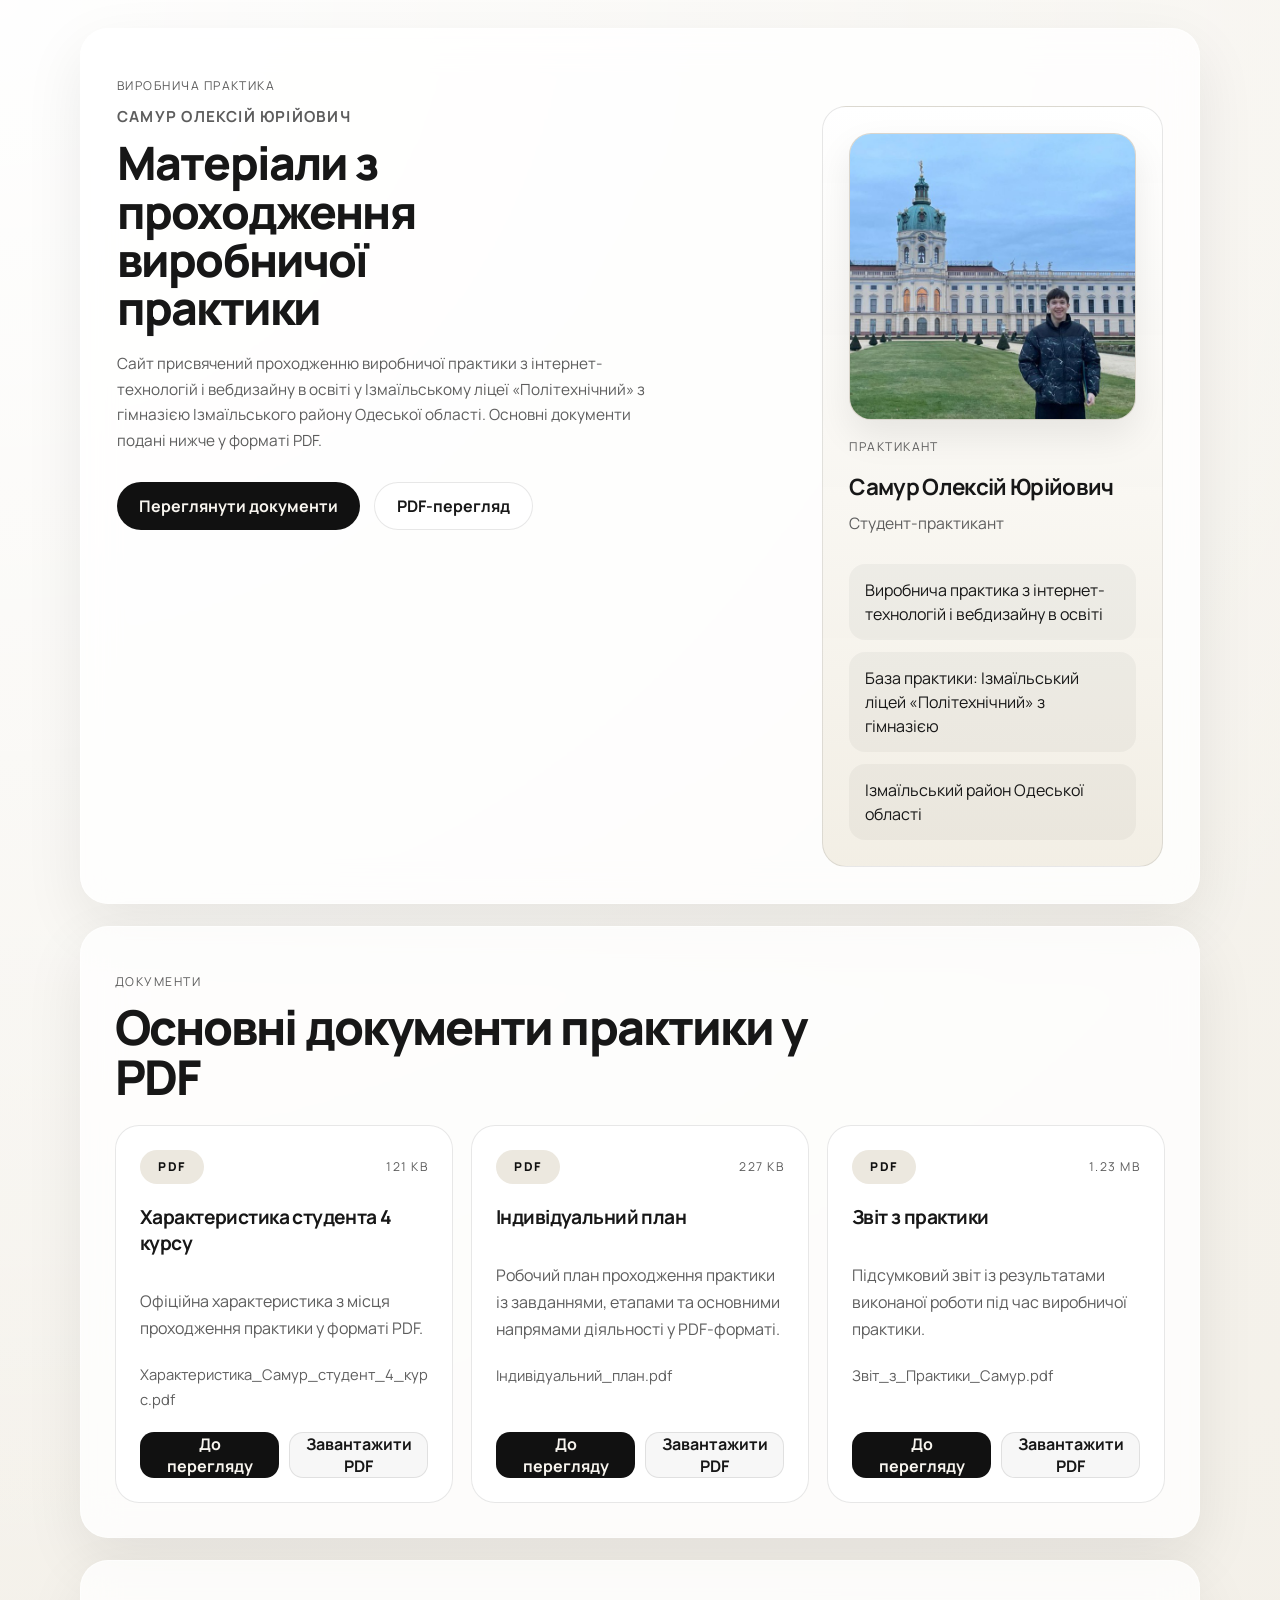
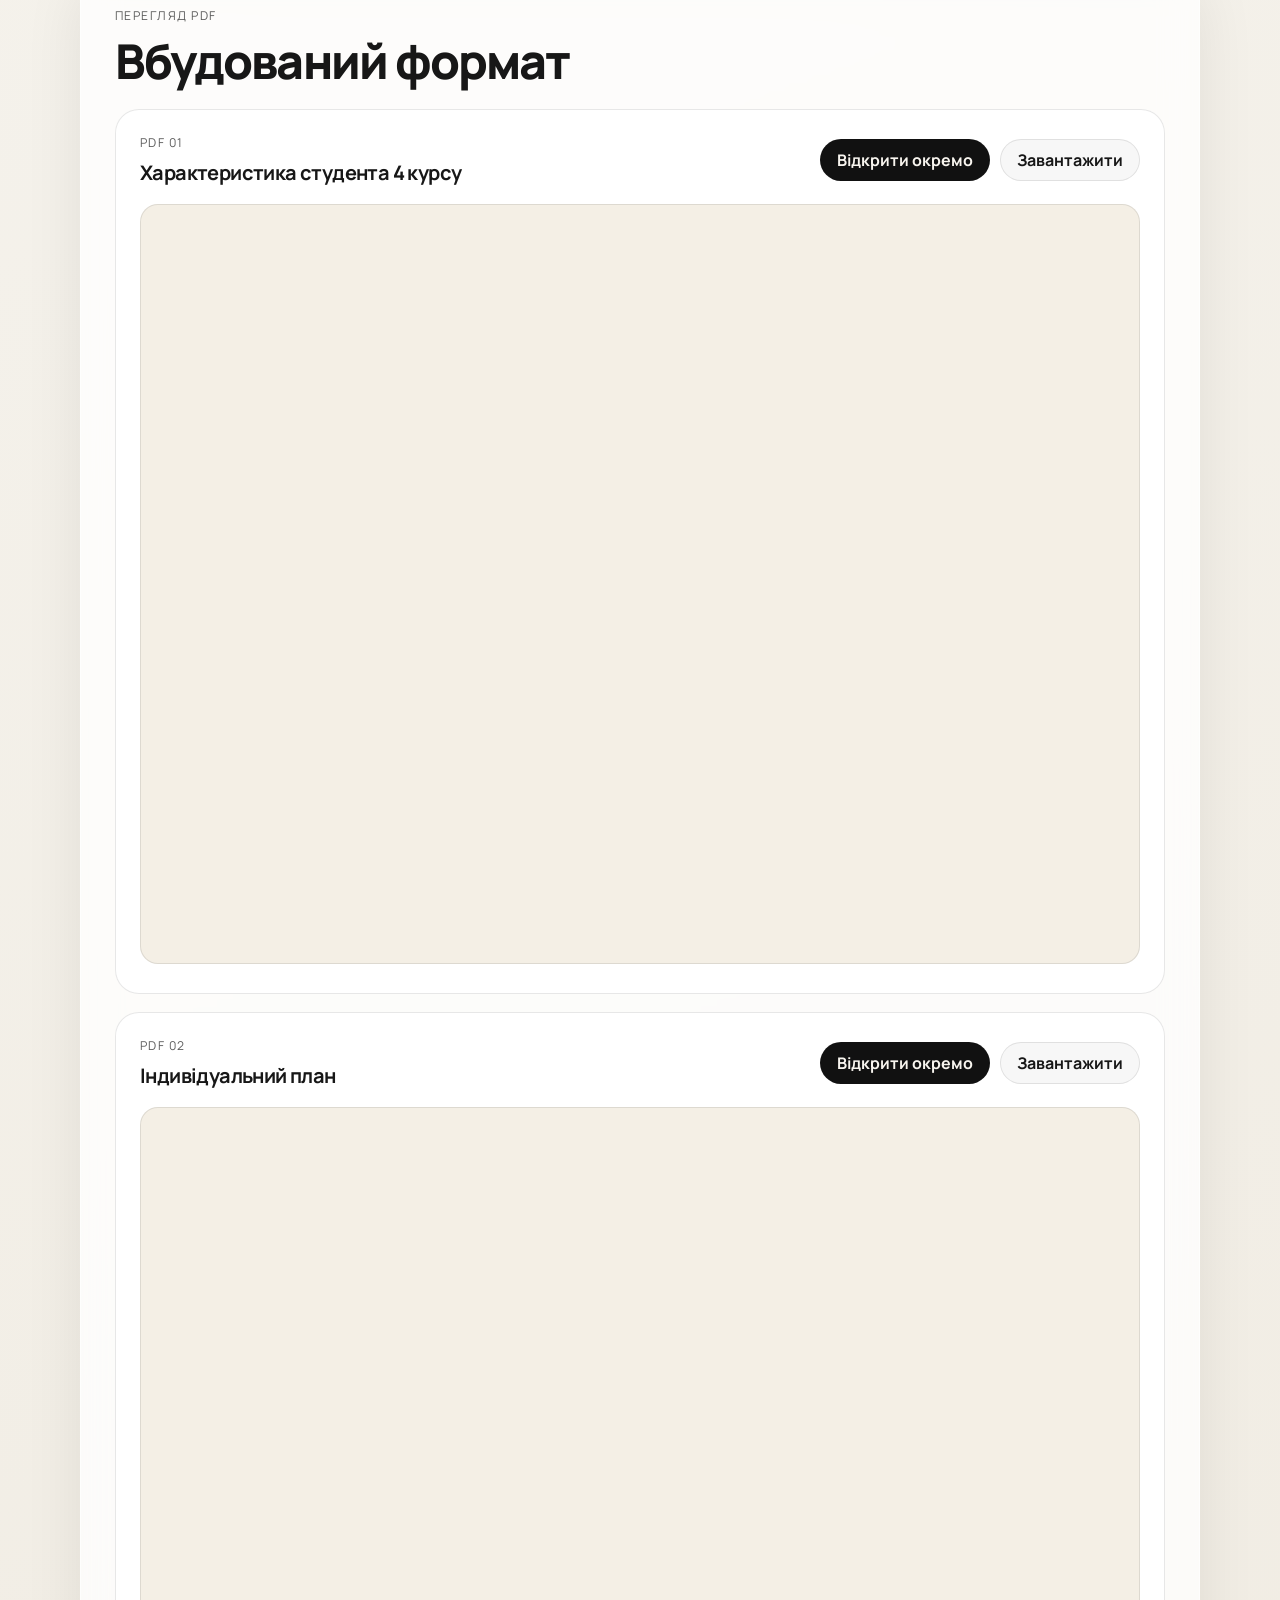
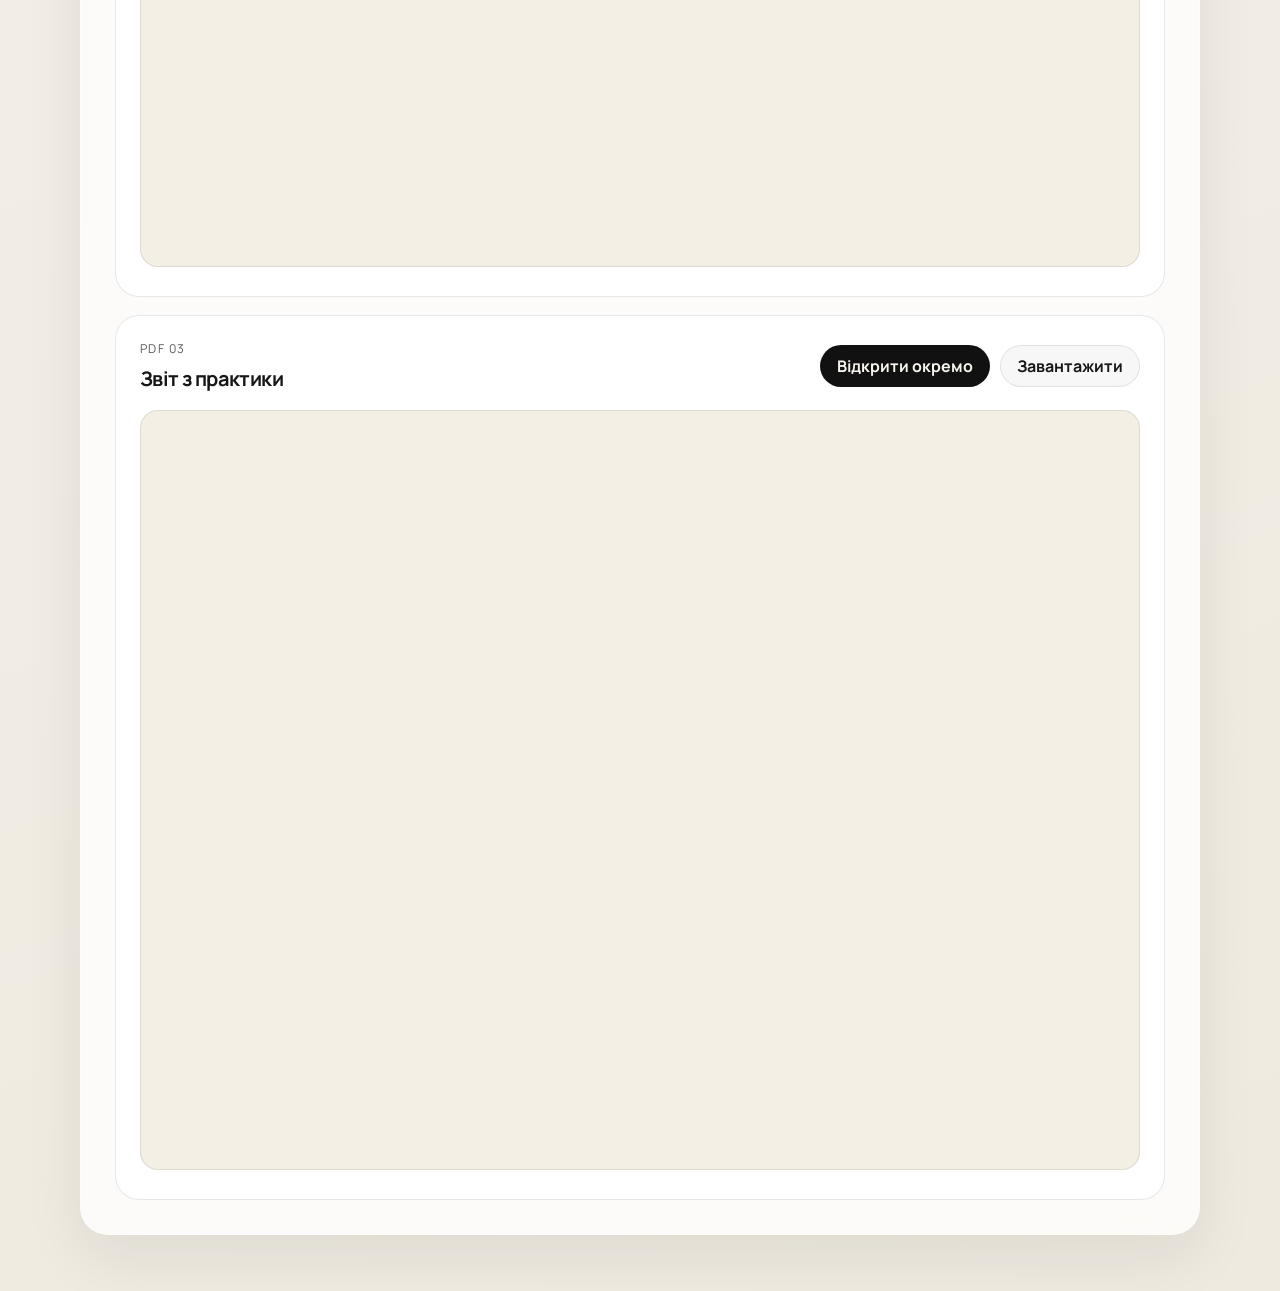
<file: index.html>
<!DOCTYPE html>
<html lang="uk">
<head>
    <meta charset="UTF-8">
    <meta name="viewport" content="width=device-width, initial-scale=1.0">
    <title>Матеріали виробничої практики</title>
    <link rel="preconnect" href="https://fonts.googleapis.com">
    <link rel="preconnect" href="https://fonts.gstatic.com" crossorigin>
    <link href="https://fonts.googleapis.com/css2?family=Manrope:wght@400;500;600;700;800&display=swap" rel="stylesheet">
    <link rel="stylesheet" href="styles.css">
</head>
<body>
    <div class="page-shell">
        <header class="hero">
            <p class="eyebrow">Виробнича практика</p>
            <div class="hero-layout">
                <div class="hero-copy">
                    <p class="hero-name">Самур Олексій Юрійович</p>
                    <h1>Матеріали з проходження виробничої практики</h1>
                    <p class="hero-text">
                        Сайт присвячений проходженню виробничої практики з інтернет-технологій
                        і вебдизайну в освіті у Ізмаїльському ліцеї «Політехнічний» з гімназією
                        Ізмаїльського району Одеської області. Основні документи подані нижче
                        у форматі PDF.
                    </p>
                    <div class="hero-actions">
                        <a class="button button-dark" href="#documents">Переглянути документи</a>
                        <a class="button button-light" href="#pdf-viewers">PDF-перегляд</a>
                    </div>
                </div>
                <aside class="hero-card">
                    <figure class="hero-photo-wrap">
                        <img class="hero-photo" src="assets/profile-photo.jpg" alt="Самур Олексій Юрійович">
                    </figure>
                    <span class="card-label">Практикант</span>
                    <h2>Самур Олексій Юрійович</h2>
                    <p class="hero-role">Студент-практикант</p>
                    <ul class="facts">
                        <li>Виробнича практика з інтернет-технологій і вебдизайну в освіті</li>
                        <li>База практики: Ізмаїльський ліцей «Політехнічний» з гімназією</li>
                        <li>Ізмаїльський район Одеської області</li>
                    </ul>
                </aside>
            </div>
        </header>

        <main>
            <section class="section" id="documents">
                <div class="section-heading">
                    <p class="section-label">Документи</p>
                    <h2>Основні документи практики у PDF</h2>
                </div>
                <div class="documents-grid">
                    <article class="document-card">
                        <div class="document-top">
                            <span class="document-type">PDF</span>
                            <span class="document-size">121 KB</span>
                        </div>
                        <h3>Характеристика студента 4 курсу</h3>
                        <p>
                            Офіційна характеристика з місця проходження практики у форматі PDF.
                        </p>
                        <p class="document-name">Характеристика_Самур_студент_4_курс.pdf</p>
                        <div class="document-actions">
                            <a href="#pdf-characteristic">До перегляду</a>
                            <a href="pdfs/characteristic.pdf" download="Характеристика_Самур_студент_4_курс.pdf">Завантажити PDF</a>
                        </div>
                    </article>

                    <article class="document-card">
                        <div class="document-top">
                            <span class="document-type">PDF</span>
                            <span class="document-size">227 KB</span>
                        </div>
                        <h3>Індивідуальний план</h3>
                        <p>
                            Робочий план проходження практики із завданнями, етапами
                            та основними напрямами діяльності у PDF-форматі.
                        </p>
                        <p class="document-name">Індивідуальний_план.pdf</p>
                        <div class="document-actions">
                            <a href="#pdf-plan">До перегляду</a>
                            <a href="pdfs/plan.pdf" download="Індивідуальний_план.pdf">Завантажити PDF</a>
                        </div>
                    </article>

                    <article class="document-card">
                        <div class="document-top">
                            <span class="document-type">PDF</span>
                            <span class="document-size">1.23 MB</span>
                        </div>
                        <h3>Звіт з практики</h3>
                        <p>
                            Підсумковий звіт із результатами виконаної роботи під час
                            виробничої практики.
                        </p>
                        <p class="document-name">Звіт_з_Практики_Самур.pdf</p>
                        <div class="document-actions">
                            <a href="#pdf-report">До перегляду</a>
                            <a href="pdfs/report.pdf" download="Звіт_з_Практики_Самур.pdf">Завантажити PDF</a>
                        </div>
                    </article>
                </div>
            </section>

            <section class="section" id="pdf-viewers">
                <div class="section-heading">
                    <p class="section-label">Перегляд PDF</p>
                    <h2>Вбудований формат</h2>
                </div>
                <div class="viewer-stack">
                    <article class="viewer-card" id="pdf-characteristic">
                        <div class="viewer-head">
                            <div class="viewer-copy">
                                <p class="viewer-label">PDF 01</p>
                                <h3>Характеристика студента 4 курсу</h3>
                            </div>
                            <div class="viewer-links">
                                <a href="pdfs/characteristic.pdf" target="_blank" rel="noopener noreferrer">Відкрити окремо</a>
                                <a href="pdfs/characteristic.pdf" download="Характеристика_Самур_студент_4_курс.pdf">Завантажити</a>
                            </div>
                        </div>
                        <iframe
                            class="pdf-frame"
                            src="pdfs/characteristic.pdf#toolbar=0&navpanes=0&view=FitH"
                            title="Характеристика студента 4 курсу"
                            loading="lazy"
                        ></iframe>
                    </article>

                    <article class="viewer-card" id="pdf-plan">
                        <div class="viewer-head">
                            <div class="viewer-copy">
                                <p class="viewer-label">PDF 02</p>
                                <h3>Індивідуальний план</h3>
                            </div>
                            <div class="viewer-links">
                                <a href="pdfs/plan.pdf" target="_blank" rel="noopener noreferrer">Відкрити окремо</a>
                                <a href="pdfs/plan.pdf" download="Індивідуальний_план.pdf">Завантажити</a>
                            </div>
                        </div>
                        <iframe
                            class="pdf-frame"
                            src="pdfs/plan.pdf#toolbar=0&navpanes=0&view=FitH"
                            title="Індивідуальний план"
                            loading="lazy"
                        ></iframe>
                    </article>

                    <article class="viewer-card" id="pdf-report">
                        <div class="viewer-head">
                            <div class="viewer-copy">
                                <p class="viewer-label">PDF 03</p>
                                <h3>Звіт з практики</h3>
                            </div>
                            <div class="viewer-links">
                                <a href="pdfs/report.pdf" target="_blank" rel="noopener noreferrer">Відкрити окремо</a>
                                <a href="pdfs/report.pdf" download="Звіт_з_Практики_Самур.pdf">Завантажити</a>
                            </div>
                        </div>
                        <iframe
                            class="pdf-frame"
                            src="pdfs/report.pdf#toolbar=0&navpanes=0&view=FitH"
                            title="Звіт з практики"
                            loading="lazy"
                        ></iframe>
                    </article>
                </div>
            </section>
        </main>
    </div>
</body>
</html>
</file>
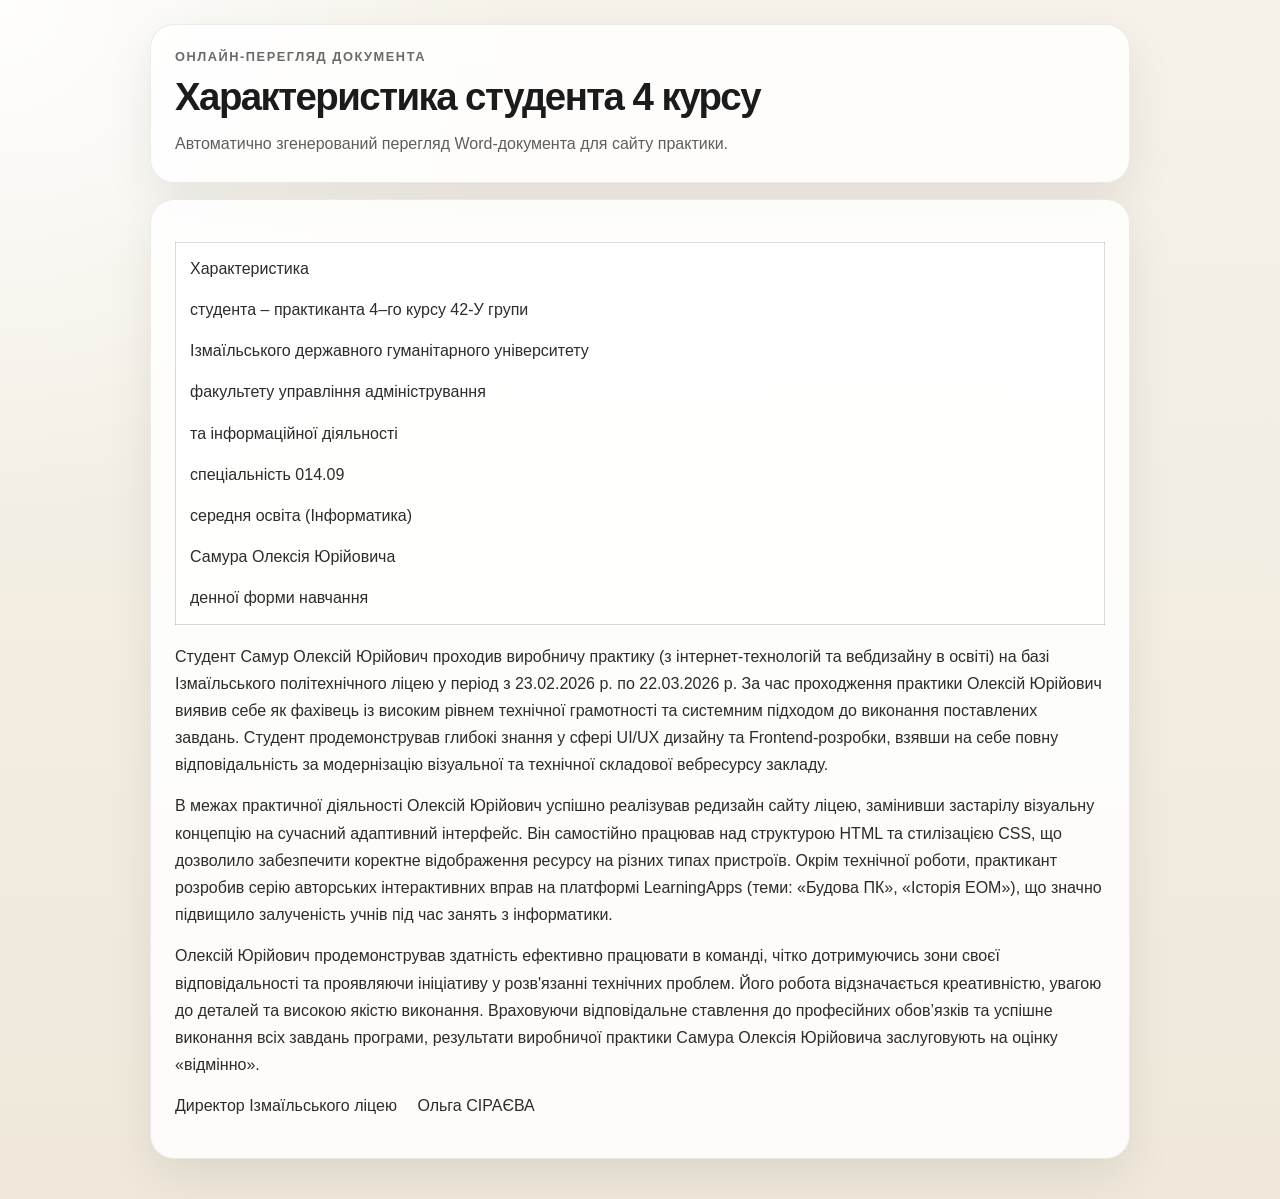
<file: previews/characteristic.html>
﻿<!DOCTYPE html>
<html lang="uk">
<head>
    <meta charset="UTF-8">
    <meta name="viewport" content="width=device-width, initial-scale=1.0">
    <title>Характеристика студента 4 курсу</title>
    <link rel="stylesheet" href="preview.css">
</head>
<body>
    <div class="preview-page">
        <header class="preview-header">
            <p class="preview-eyebrow">Онлайн-перегляд документа</p>
            <h1>Характеристика студента 4 курсу</h1>
            <p class="preview-subtitle">Автоматично згенерований перегляд Word-документа для сайту практики.</p>
        </header>
        <main class="preview-content">
<div class="table-wrap"><table><tr><td><p>Характеристика</p><p>студента – практиканта  4–го курсу 42-У групи</p><p>Ізмаїльського державного гуманітарного університету</p><p>факультету управління адміністрування</p><p>та інформаційної діяльності</p><p>спеціальність 014.09</p><p>середня освіта (Інформатика)</p><p>Самура Олексія Юрійовича</p><p>денної форми навчання</p></td></tr></table></div>
<p>Студент Самур Олексій Юрійович проходив виробничу практику (з інтернет-технологій та вебдизайну в освіті) на базі Ізмаїльського політехнічного ліцею у період з 23.02.2026 р. по 22.03.2026 р. За час проходження практики Олексій Юрійович виявив себе як фахівець із високим рівнем технічної грамотності та системним підходом до виконання поставлених завдань. Студент продемонстрував глибокі знання у сфері UI/UX дизайну та Frontend-розробки, взявши на себе повну відповідальність за модернізацію візуальної та технічної складової вебресурсу закладу.</p>
<p>В межах практичної діяльності Олексій Юрійович успішно реалізував редизайн сайту ліцею, замінивши застарілу візуальну концепцію на сучасний адаптивний інтерфейс. Він самостійно працював над структурою HTML та стилізацією CSS, що дозволило забезпечити коректне відображення ресурсу на різних типах пристроїв. Окрім технічної роботи, практикант розробив серію авторських інтерактивних вправ на платформі LearningApps (теми: &#171;Будова ПК&#187;, &#171;Історія ЕОМ&#187;), що значно підвищило залученість учнів під час занять з інформатики.</p>
<p>Олексій Юрійович продемонстрував здатність ефективно працювати в команді, чітко дотримуючись зони своєї відповідальності та проявляючи ініціативу у розв&#39;язанні технічних проблем. Його робота відзначається креативністю, увагою до деталей та високою якістю виконання. Враховуючи відповідальне ставлення до професійних обов’язків та успішне виконання всіх завдань програми, результати виробничої практики Самура Олексія Юрійовича заслуговують на оцінку &#171;відмінно&#187;.</p>
<p>Директор Ізмаїльського  ліцею                                &emsp;Ольга СІРАЄВА </p>
        </main>
    </div>
</body>
</html>
</file>
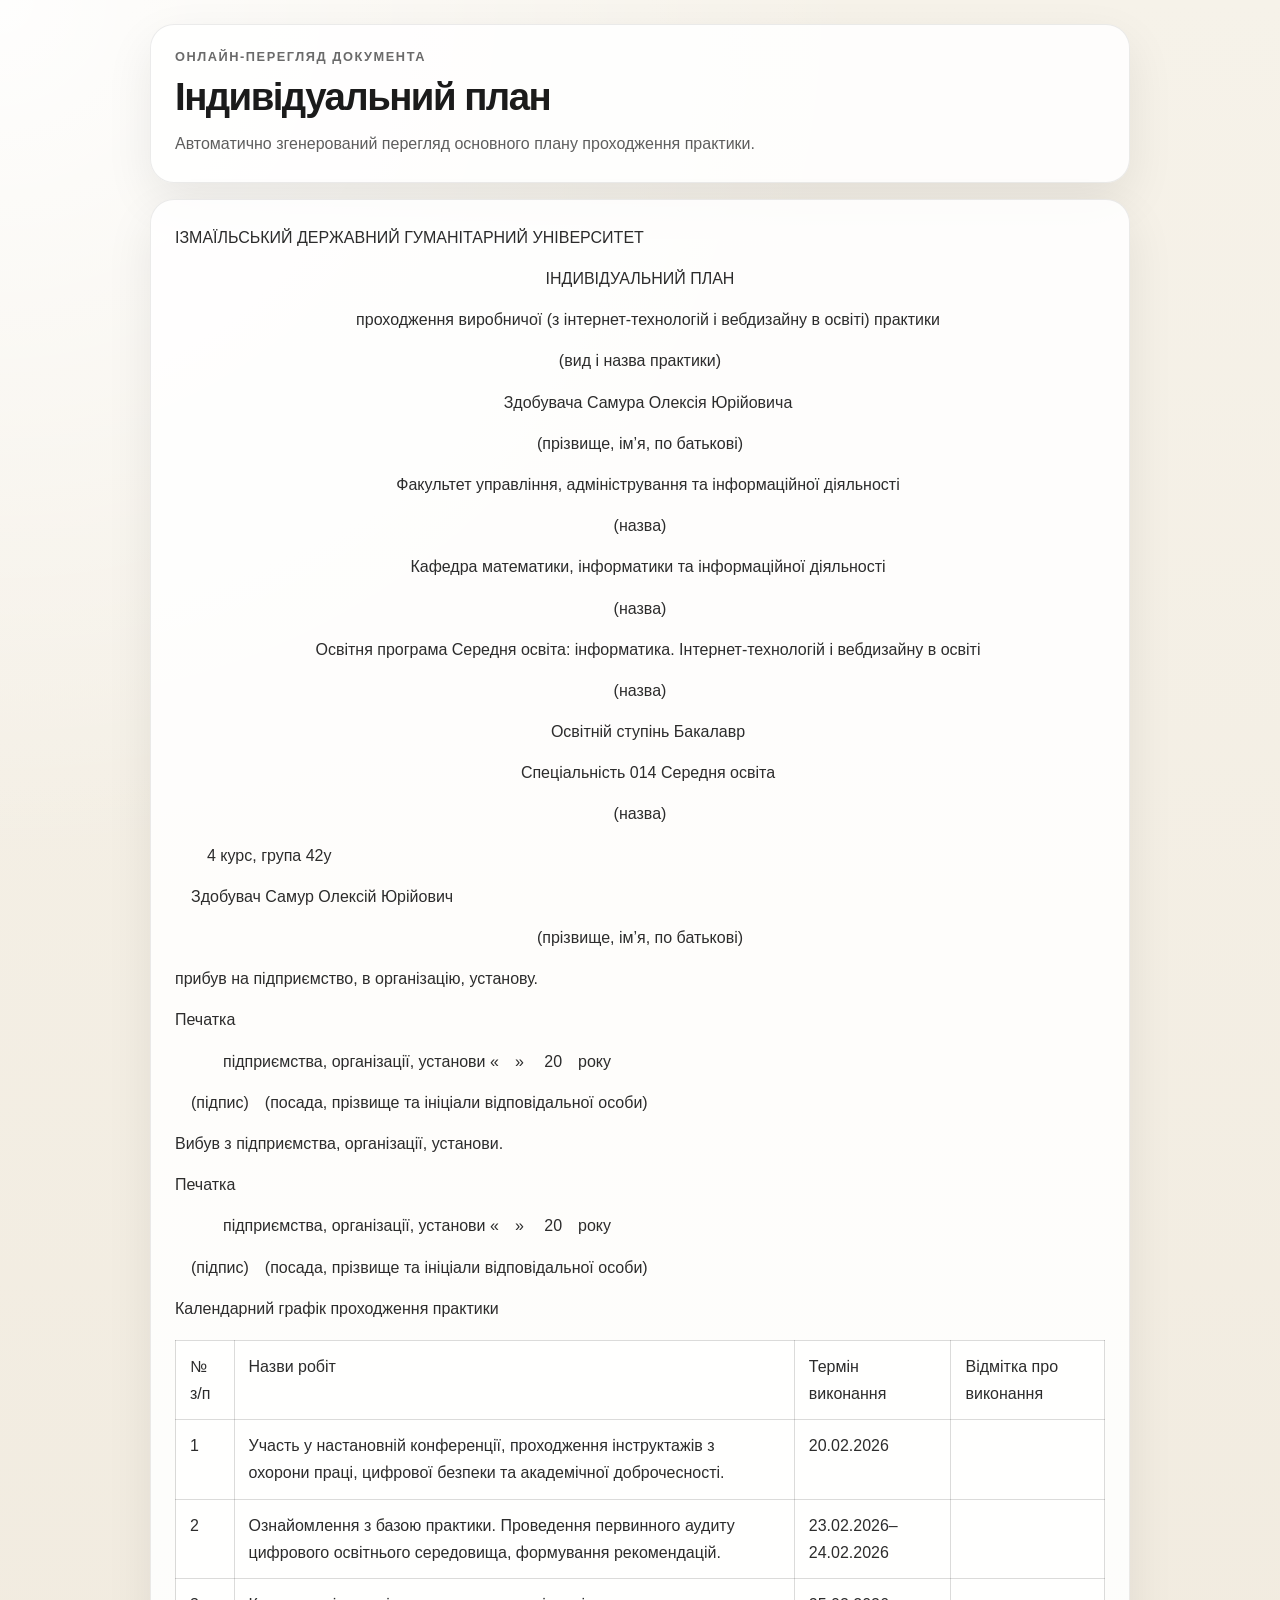
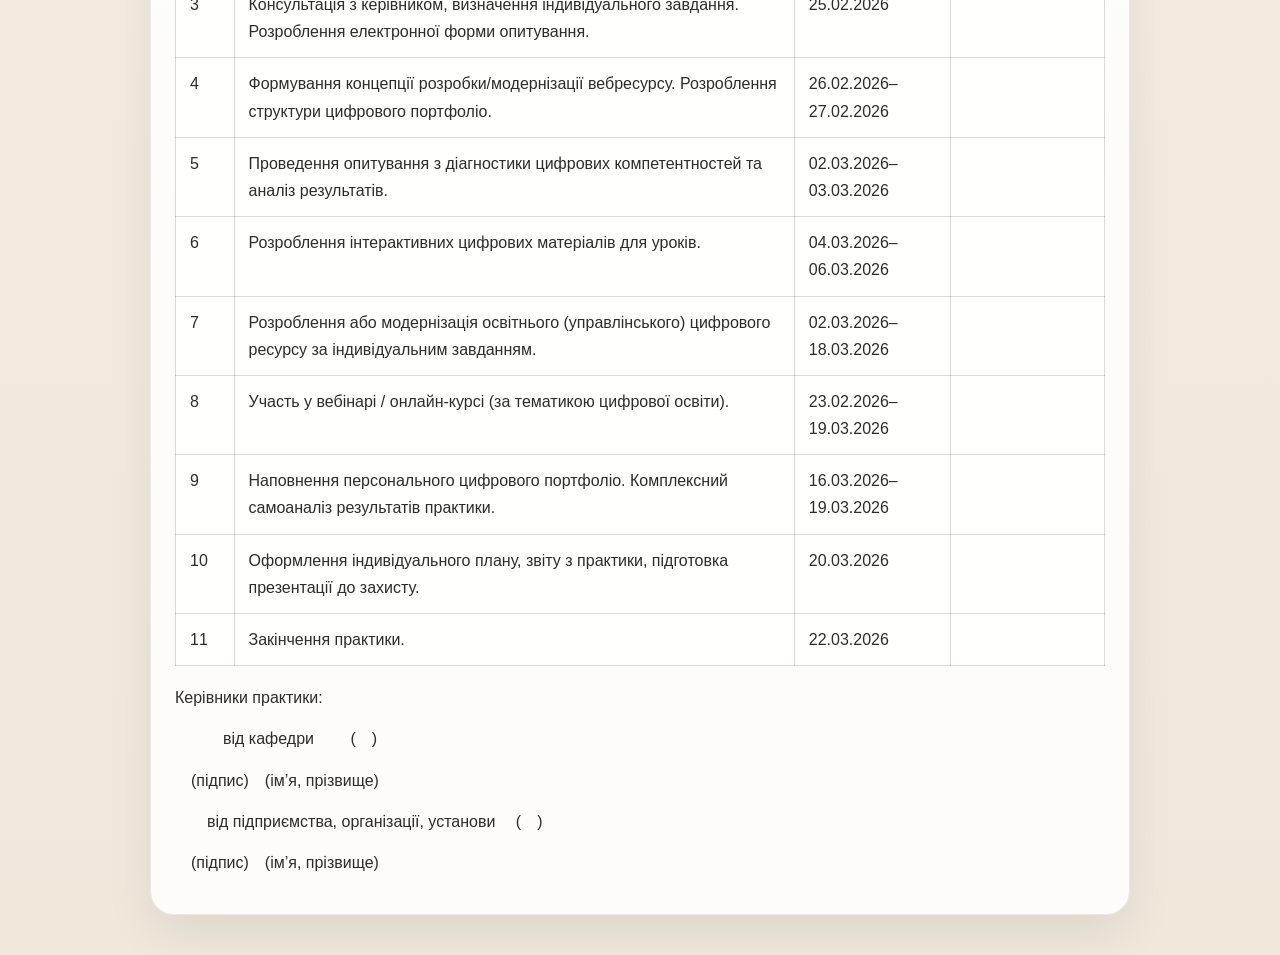
<file: previews/plan.html>
﻿<!DOCTYPE html>
<html lang="uk">
<head>
    <meta charset="UTF-8">
    <meta name="viewport" content="width=device-width, initial-scale=1.0">
    <title>Індивідуальний план</title>
    <link rel="stylesheet" href="preview.css">
</head>
<body>
    <div class="preview-page">
        <header class="preview-header">
            <p class="preview-eyebrow">Онлайн-перегляд документа</p>
            <h1>Індивідуальний план</h1>
            <p class="preview-subtitle">Автоматично згенерований перегляд основного плану проходження практики.</p>
        </header>
        <main class="preview-content">
<p>ІЗМАЇЛЬСЬКИЙ ДЕРЖАВНИЙ ГУМАНІТАРНИЙ УНІВЕРСИТЕТ</p>
<p class="is-centered">ІНДИВІДУАЛЬНИЙ ПЛАН</p>
<p class="is-centered">&emsp;проходження виробничої (з інтернет-технологій і вебдизайну в освіті) практики</p>
<p class="is-centered">(вид і назва практики)</p>
<p class="is-centered">&emsp;Здобувача Самура Олексія Юрійовича</p>
<p class="is-centered">(прізвище, ім’я, по батькові)</p>
<p class="is-centered">&emsp;Факультет управління, адміністрування та інформаційної діяльності</p>
<p class="is-centered">(назва)</p>
<p class="is-centered">&emsp;Кафедра математики, інформатики та інформаційної діяльності</p>
<p class="is-centered">(назва)</p>
<p class="is-centered">&emsp;Освітня програма Середня освіта: інформатика. Інтернет-технологій і вебдизайну в освіті </p>
<p class="is-centered">(назва)</p>
<p class="is-centered">&emsp;Освітній ступінь Бакалавр</p>
<p class="is-centered">&emsp;Спеціальність 014 Середня освіта</p>
<p class="is-centered">(назва)</p>
<p>&emsp;&emsp;4 курс, група 42у</p>
<p>&emsp;Здобувач Самур Олексій Юрійович</p>
<p class="is-centered">(прізвище, ім’я, по батькові)</p>
<p>прибув на підприємство, в організацію, установу.</p>
<p>Печатка</p>
<p>&emsp;&emsp;&emsp;підприємства, організації, установи &#171;&emsp;&#187; &emsp;20&emsp;року</p>
<p>&emsp;(підпис)&emsp;(посада, прізвище та ініціали відповідальної особи)</p>
<p>Вибув з підприємства, організації, установи.</p>
<p>Печатка</p>
<p>&emsp;&emsp;&emsp;підприємства, організації, установи &#171;&emsp;&#187; &emsp;20&emsp;року</p>
<p>&emsp;(підпис)&emsp;(посада, прізвище та ініціали відповідальної особи)</p>
<p>Календарний графік проходження практики</p>
<div class="table-wrap"><table><tr><td><p>№ з/п</p></td><td><p>Назви робіт</p></td><td><p>Термін виконання</p></td><td><p>Відмітка про виконання</p></td></tr><tr><td><p>1</p></td><td><p>Участь у настановній конференції, проходження інструктажів з охорони праці, цифрової безпеки та академічної доброчесності.</p></td><td><p>20.02.2026</p></td><td><p>&nbsp;</p></td></tr><tr><td><p>2</p></td><td><p>Ознайомлення з базою практики. Проведення первинного аудиту цифрового освітнього середовища, формування рекомендацій.</p></td><td><p>23.02.2026–24.02.2026</p></td><td><p>&nbsp;</p></td></tr><tr><td><p>3</p></td><td><p>Консультація з керівником, визначення індивідуального завдання. Розроблення електронної форми опитування.</p></td><td><p>25.02.2026</p></td><td><p>&nbsp;</p></td></tr><tr><td><p>4</p></td><td><p>Формування концепції розробки/модернізації вебресурсу. Розроблення структури цифрового портфоліо.</p></td><td><p>26.02.2026–27.02.2026</p></td><td><p>&nbsp;</p></td></tr><tr><td><p>5</p></td><td><p>Проведення опитування з діагностики цифрових компетентностей та аналіз результатів.</p></td><td><p>02.03.2026–03.03.2026</p></td><td><p>&nbsp;</p></td></tr><tr><td><p>6</p></td><td><p>Розроблення інтерактивних цифрових матеріалів для уроків.</p></td><td><p>04.03.2026–06.03.2026</p></td><td><p>&nbsp;</p></td></tr><tr><td><p>7</p></td><td><p>Розроблення або модернізація освітнього (управлінського) цифрового ресурсу за індивідуальним завданням.</p></td><td><p>02.03.2026–18.03.2026</p></td><td><p>&nbsp;</p></td></tr><tr><td><p>8</p></td><td><p>Участь у вебінарі / онлайн-курсі (за тематикою цифрової освіти).</p></td><td><p>23.02.2026–19.03.2026</p></td><td><p>&nbsp;</p></td></tr><tr><td><p>9</p></td><td><p>Наповнення персонального цифрового портфоліо. Комплексний самоаналіз результатів практики.</p></td><td><p>16.03.2026–19.03.2026</p></td><td><p>&nbsp;</p></td></tr><tr><td><p>10</p></td><td><p>Оформлення індивідуального плану, звіту з практики, підготовка презентації до захисту.</p></td><td><p>20.03.2026</p></td><td><p>&nbsp;</p></td></tr><tr><td><p>11</p></td><td><p>Закінчення практики.</p></td><td><p>22.03.2026</p></td><td><p>&nbsp;</p></td></tr></table></div>
<p>Керівники практики:</p>
<p>&emsp;&emsp;&emsp;від кафедри&emsp;&emsp; (&emsp;)</p>
<p>&emsp;(підпис)&emsp;(ім’я, прізвище)</p>
<p>&emsp;&emsp;від підприємства, організації, установи &emsp;(&emsp;)</p>
<p>&emsp;(підпис)&emsp;(ім’я, прізвище)</p>
        </main>
    </div>
</body>
</html>
</file>
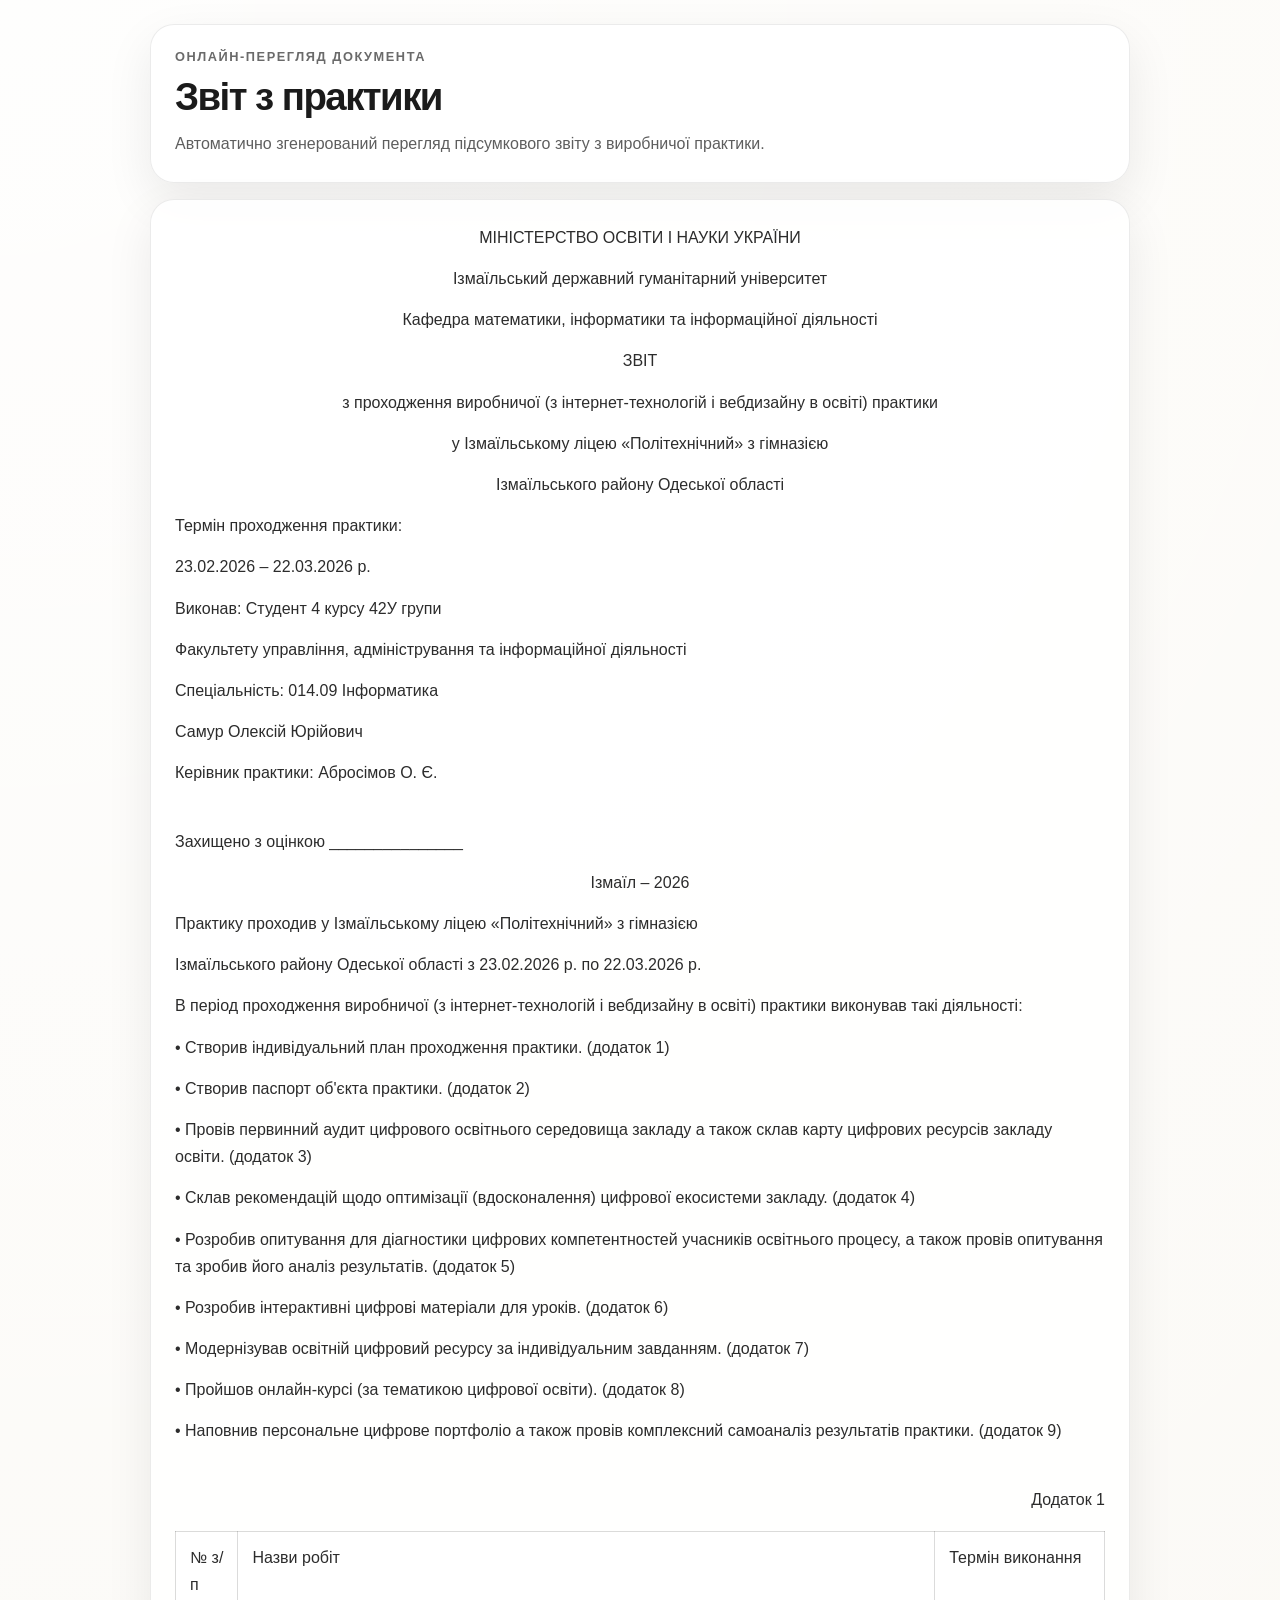
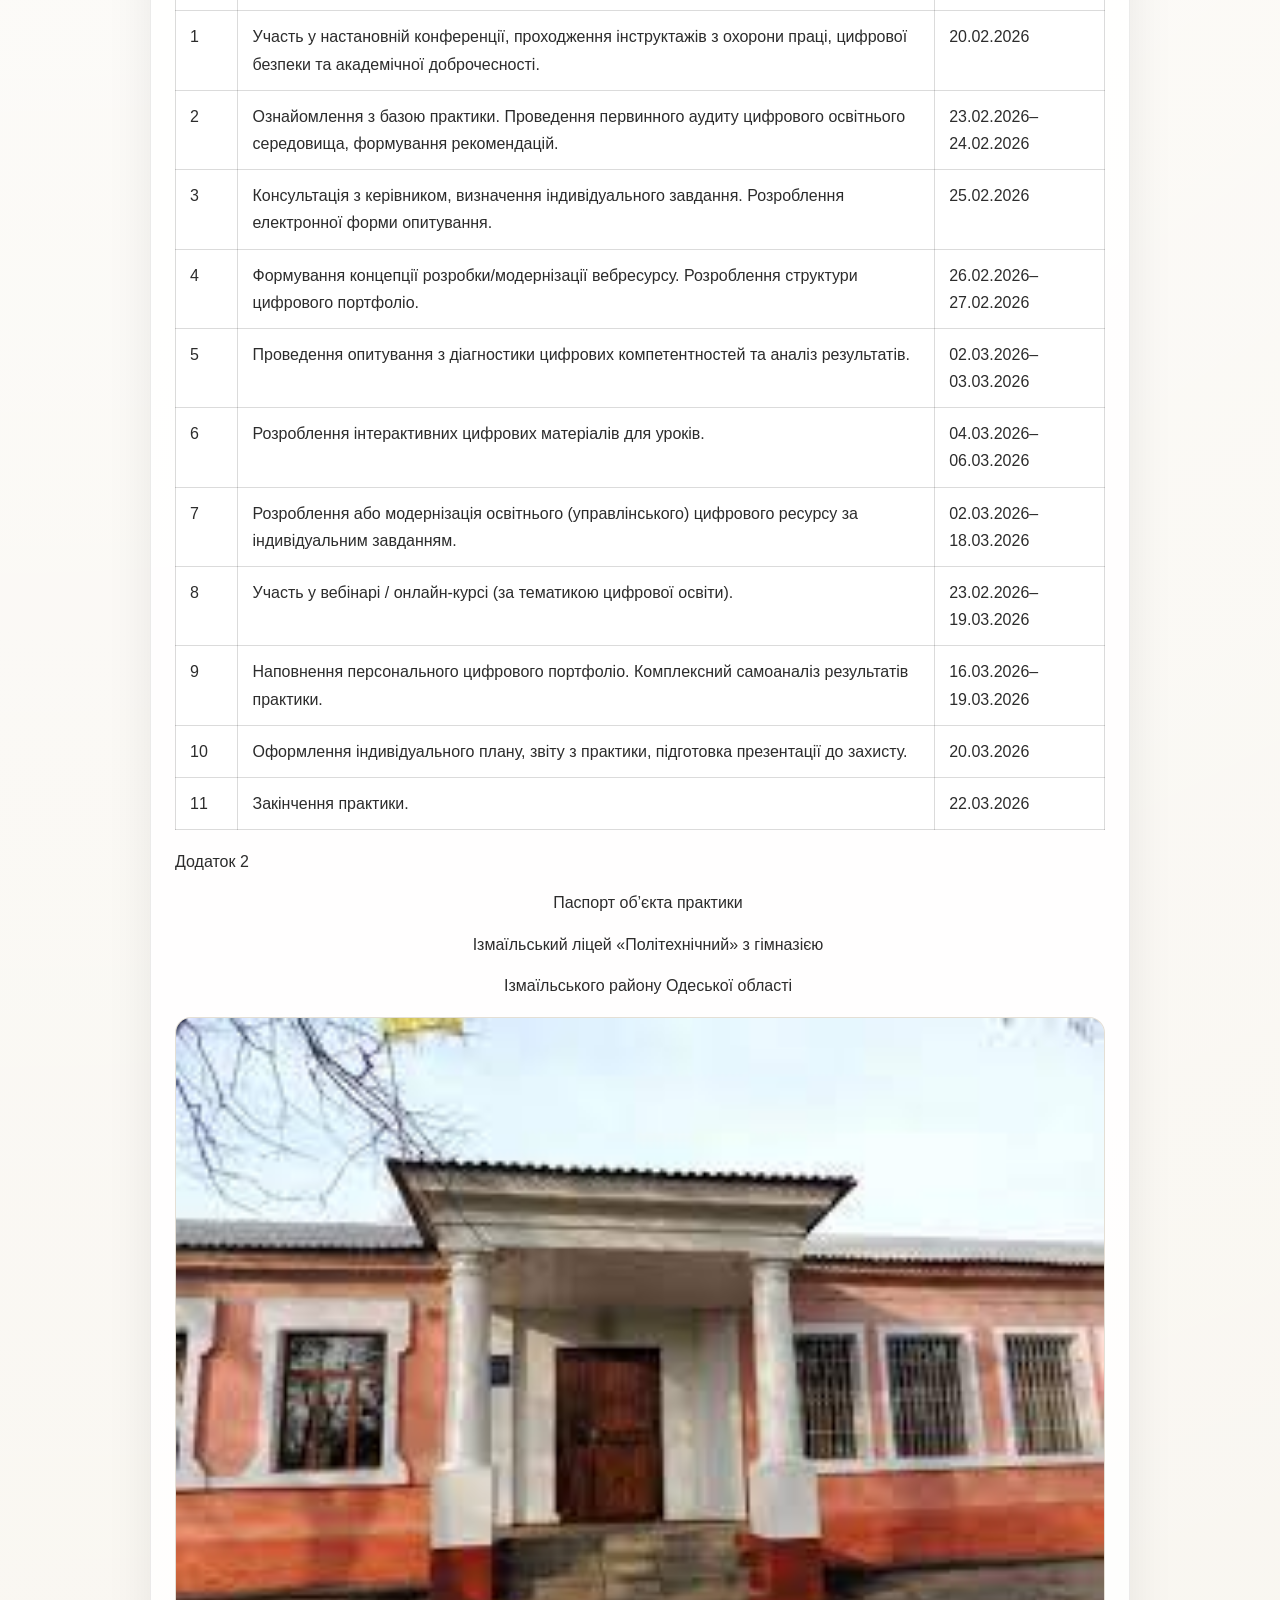
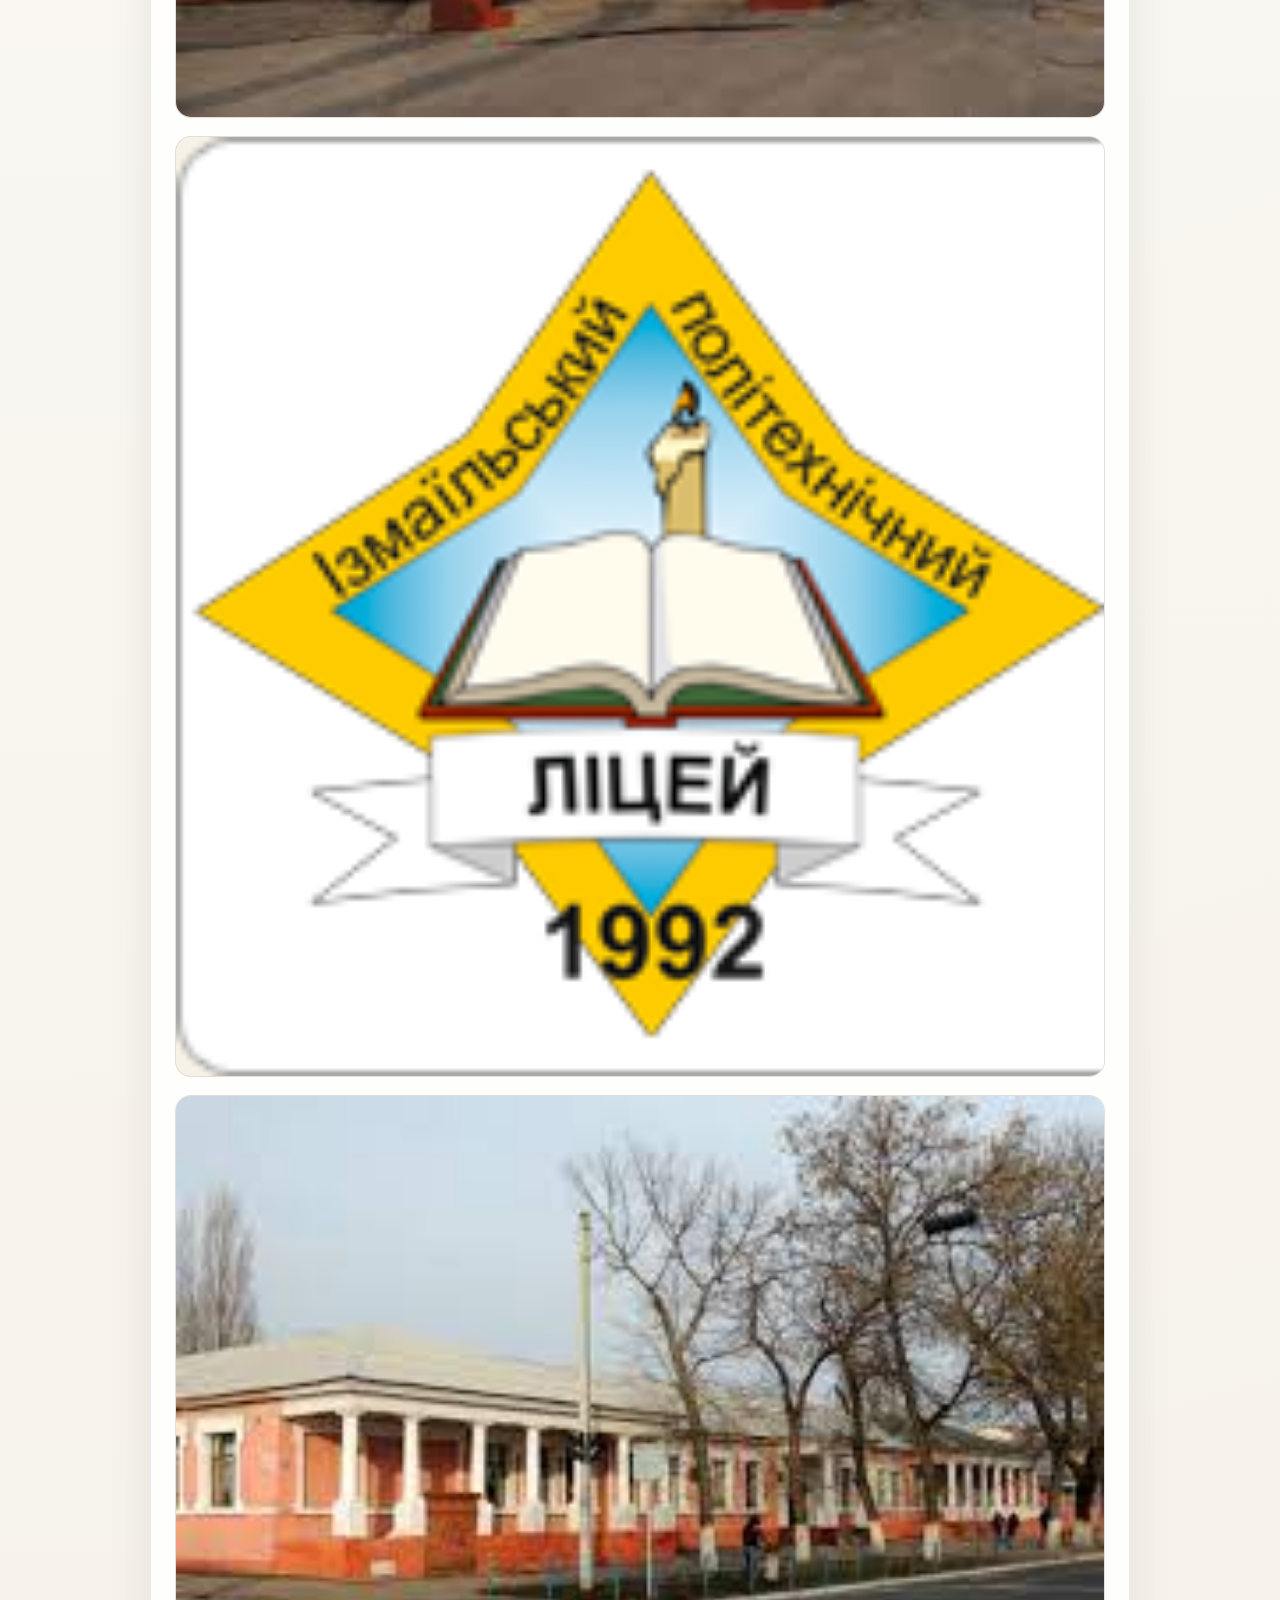
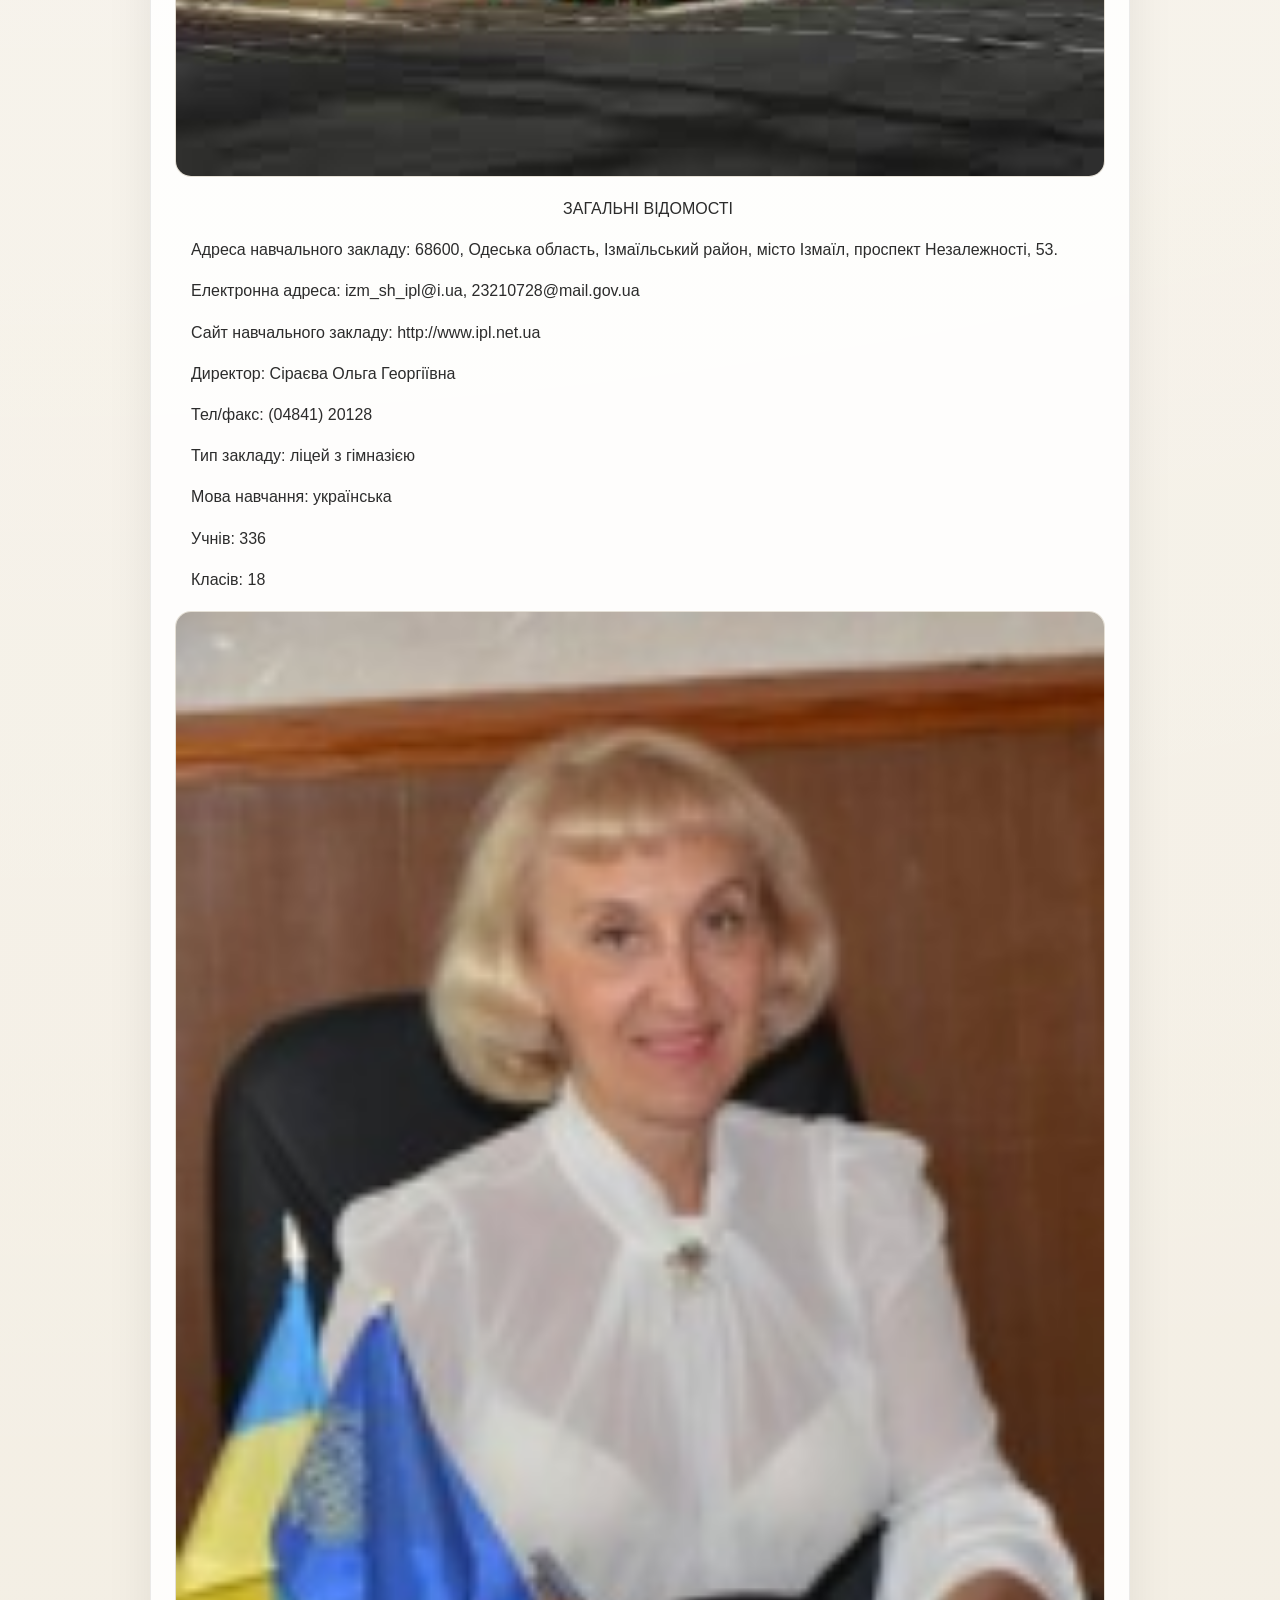
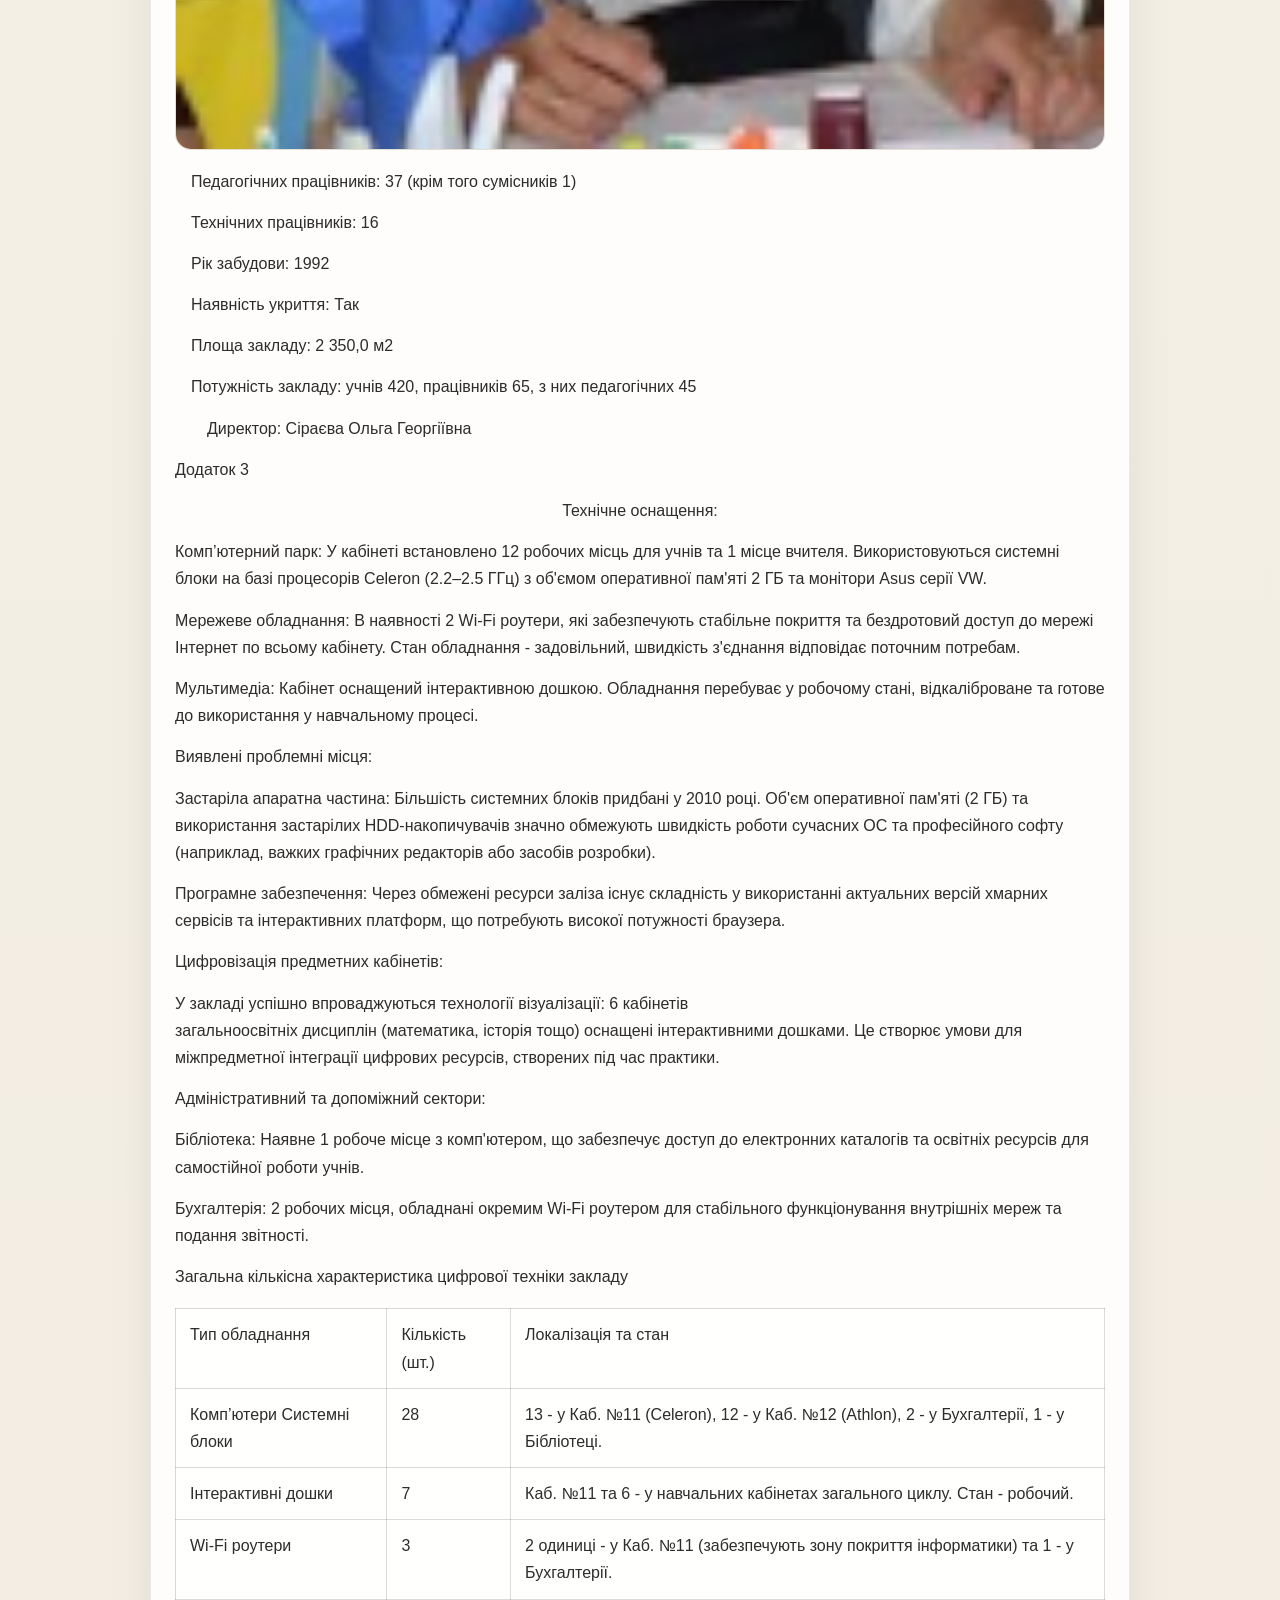
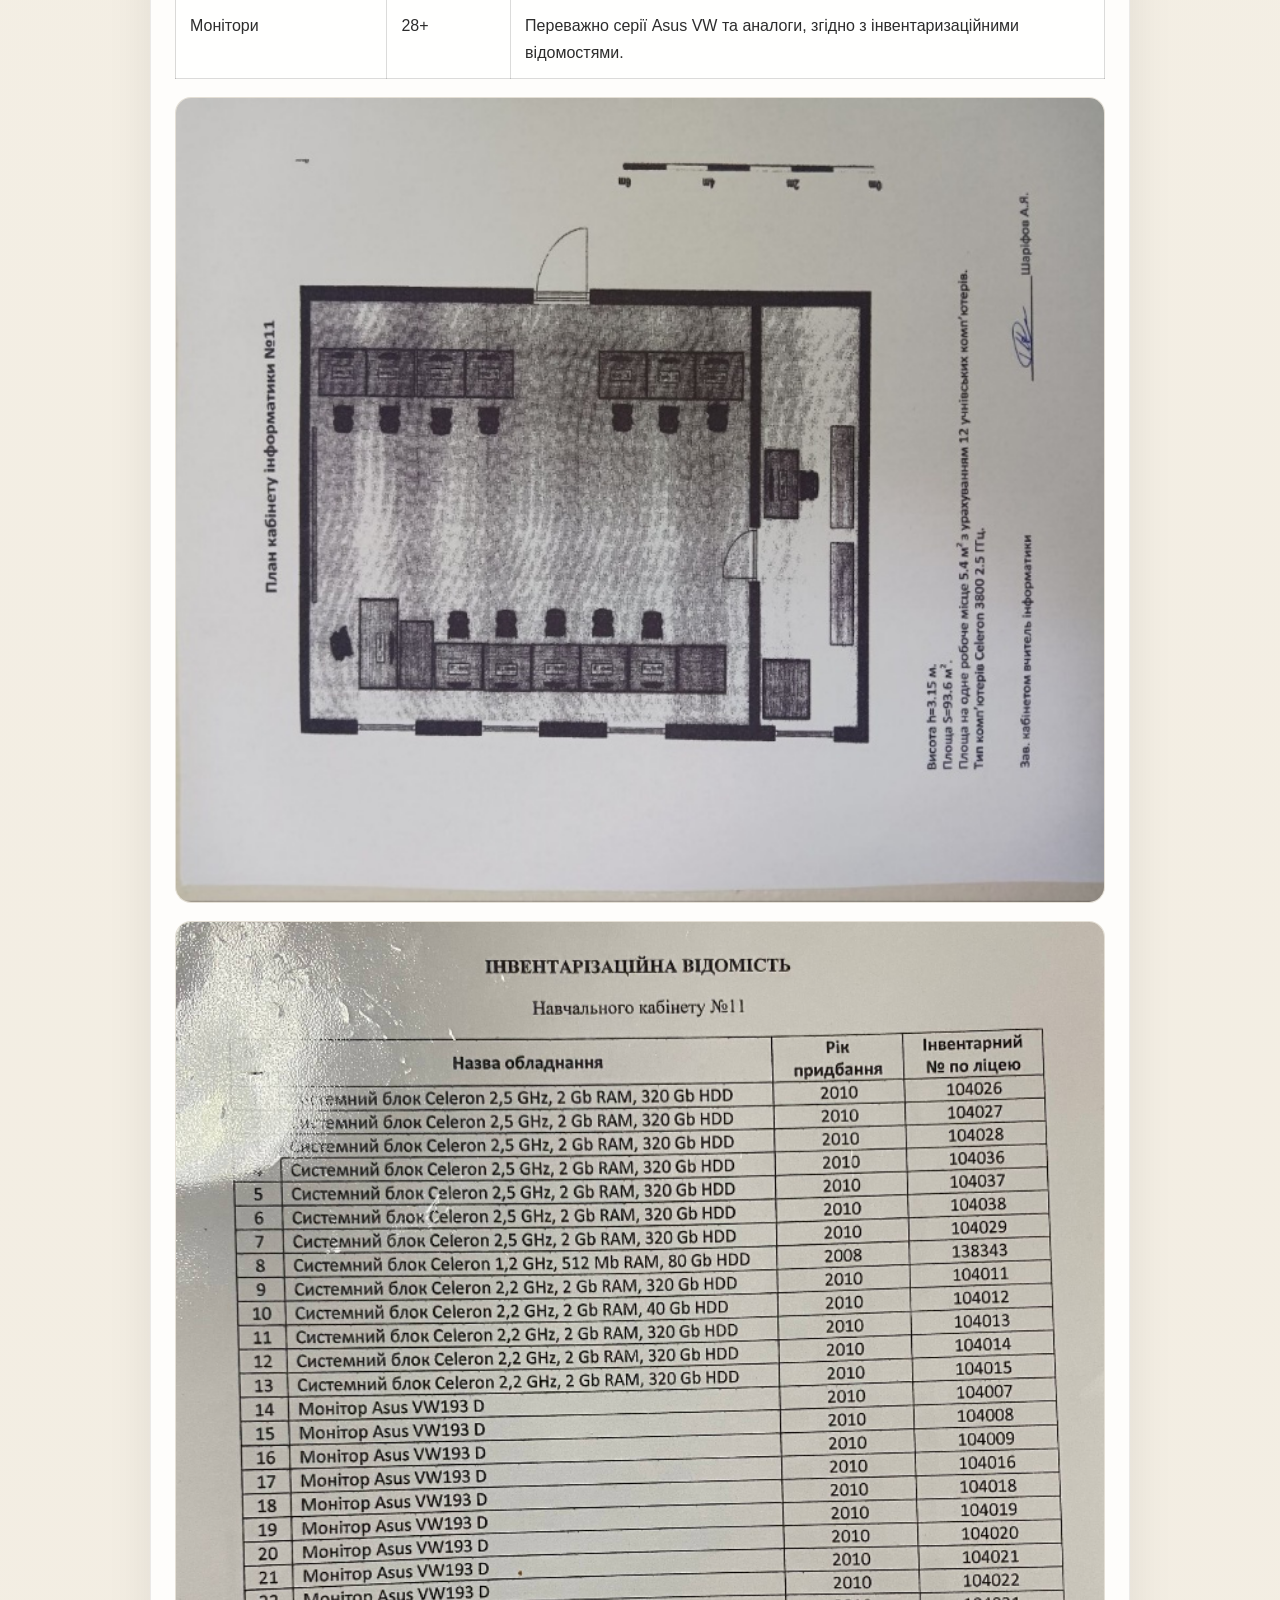
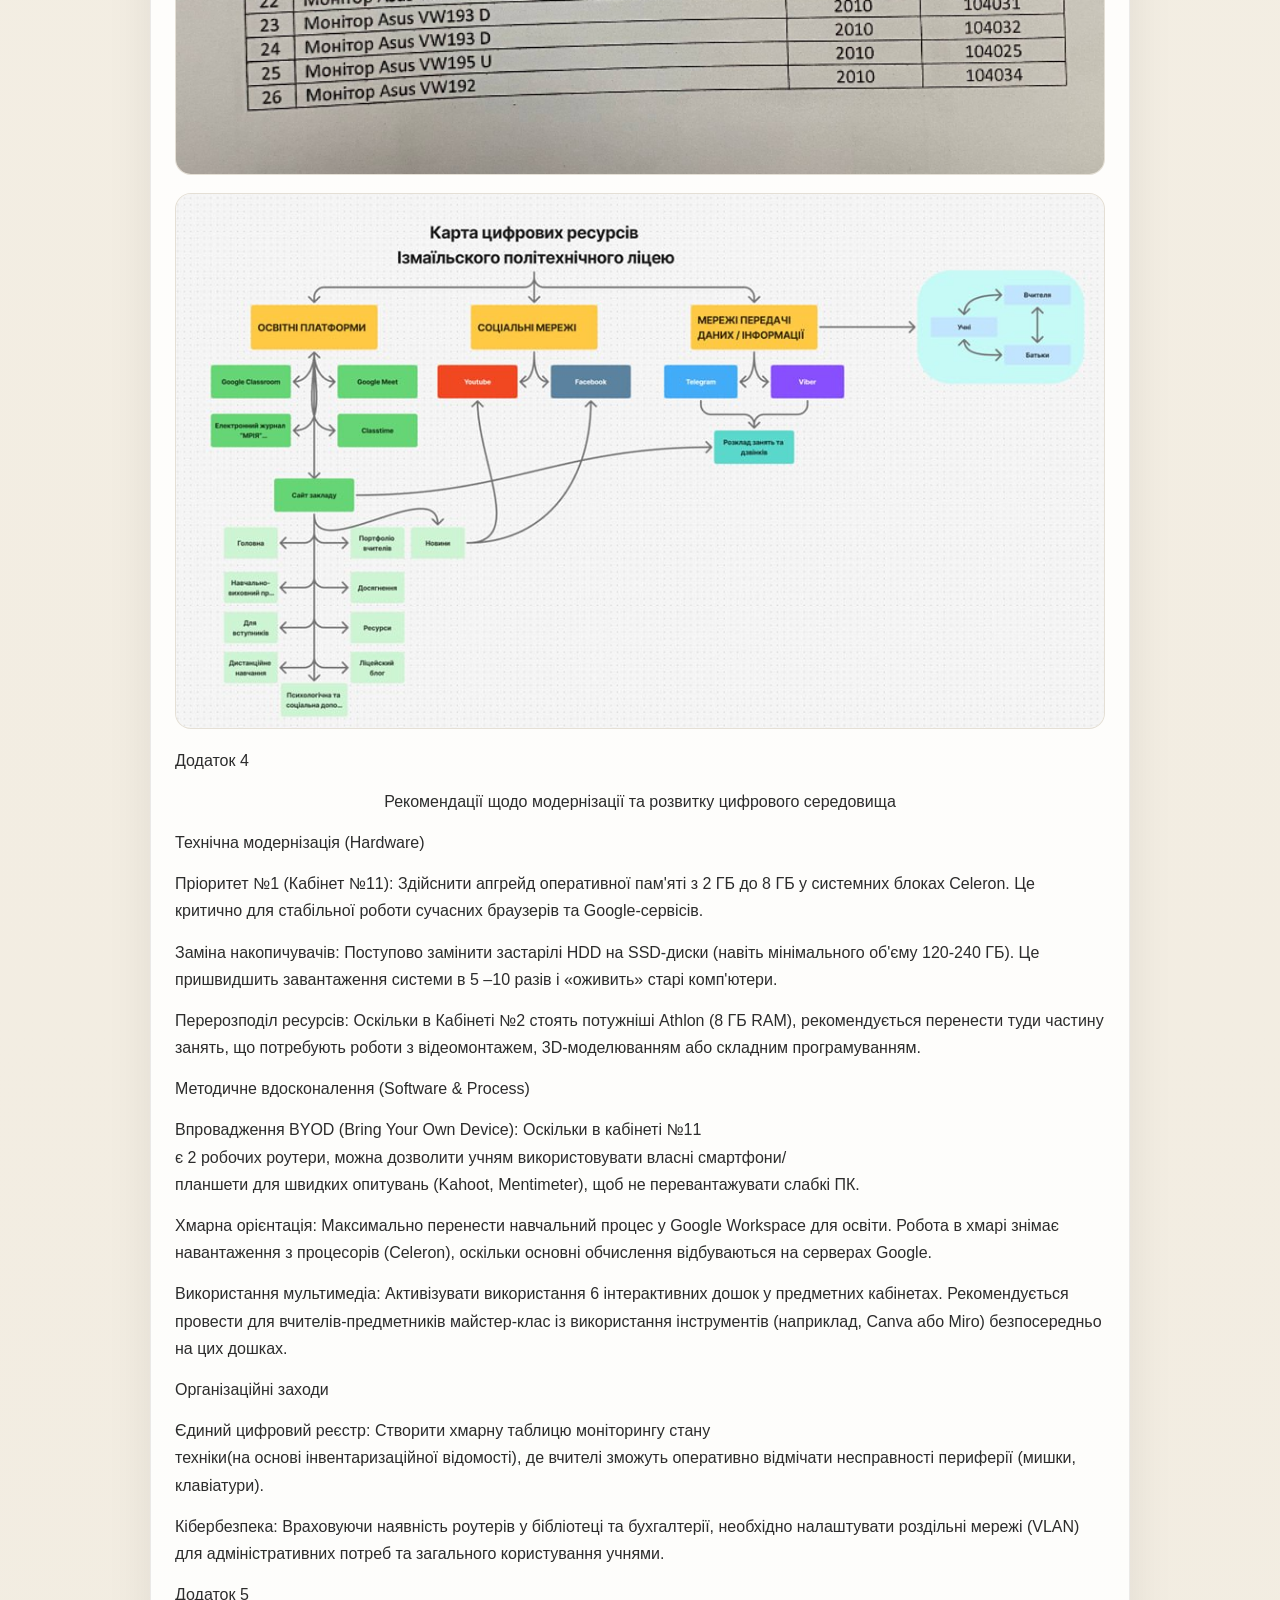
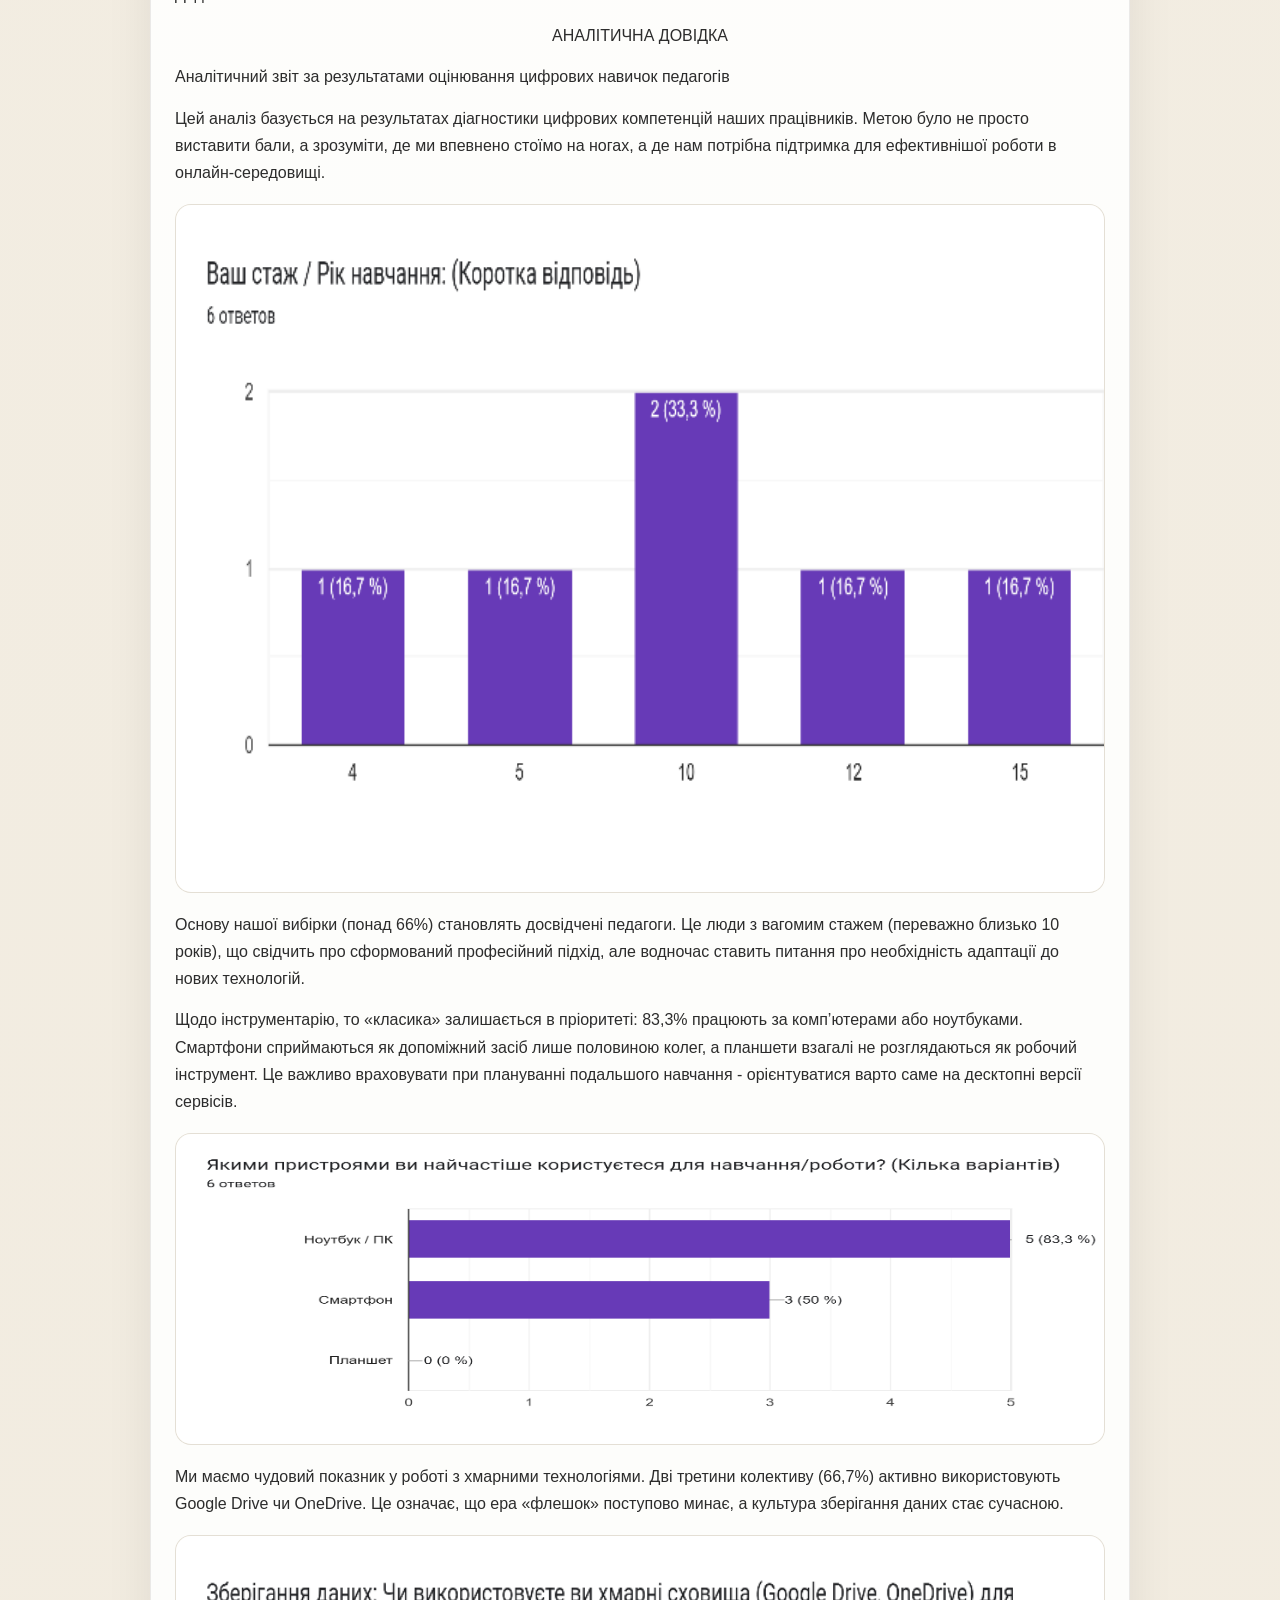
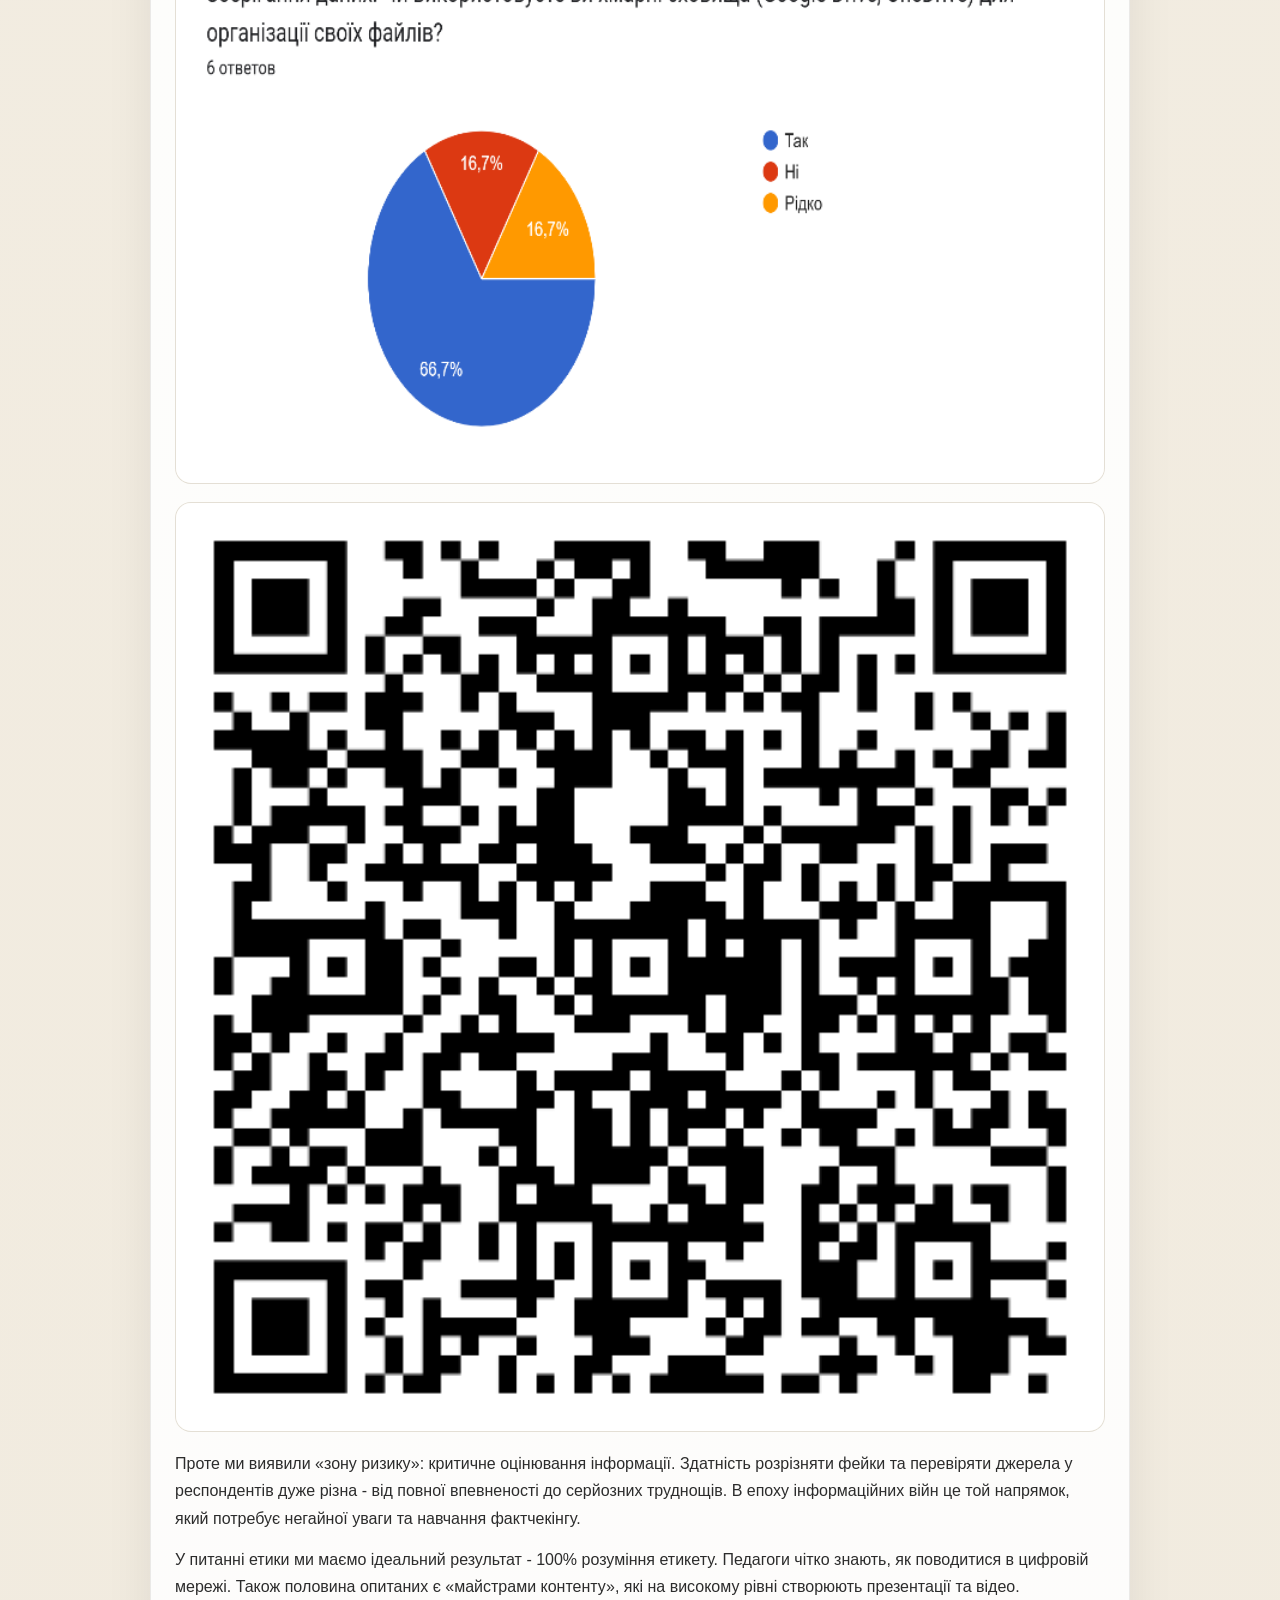
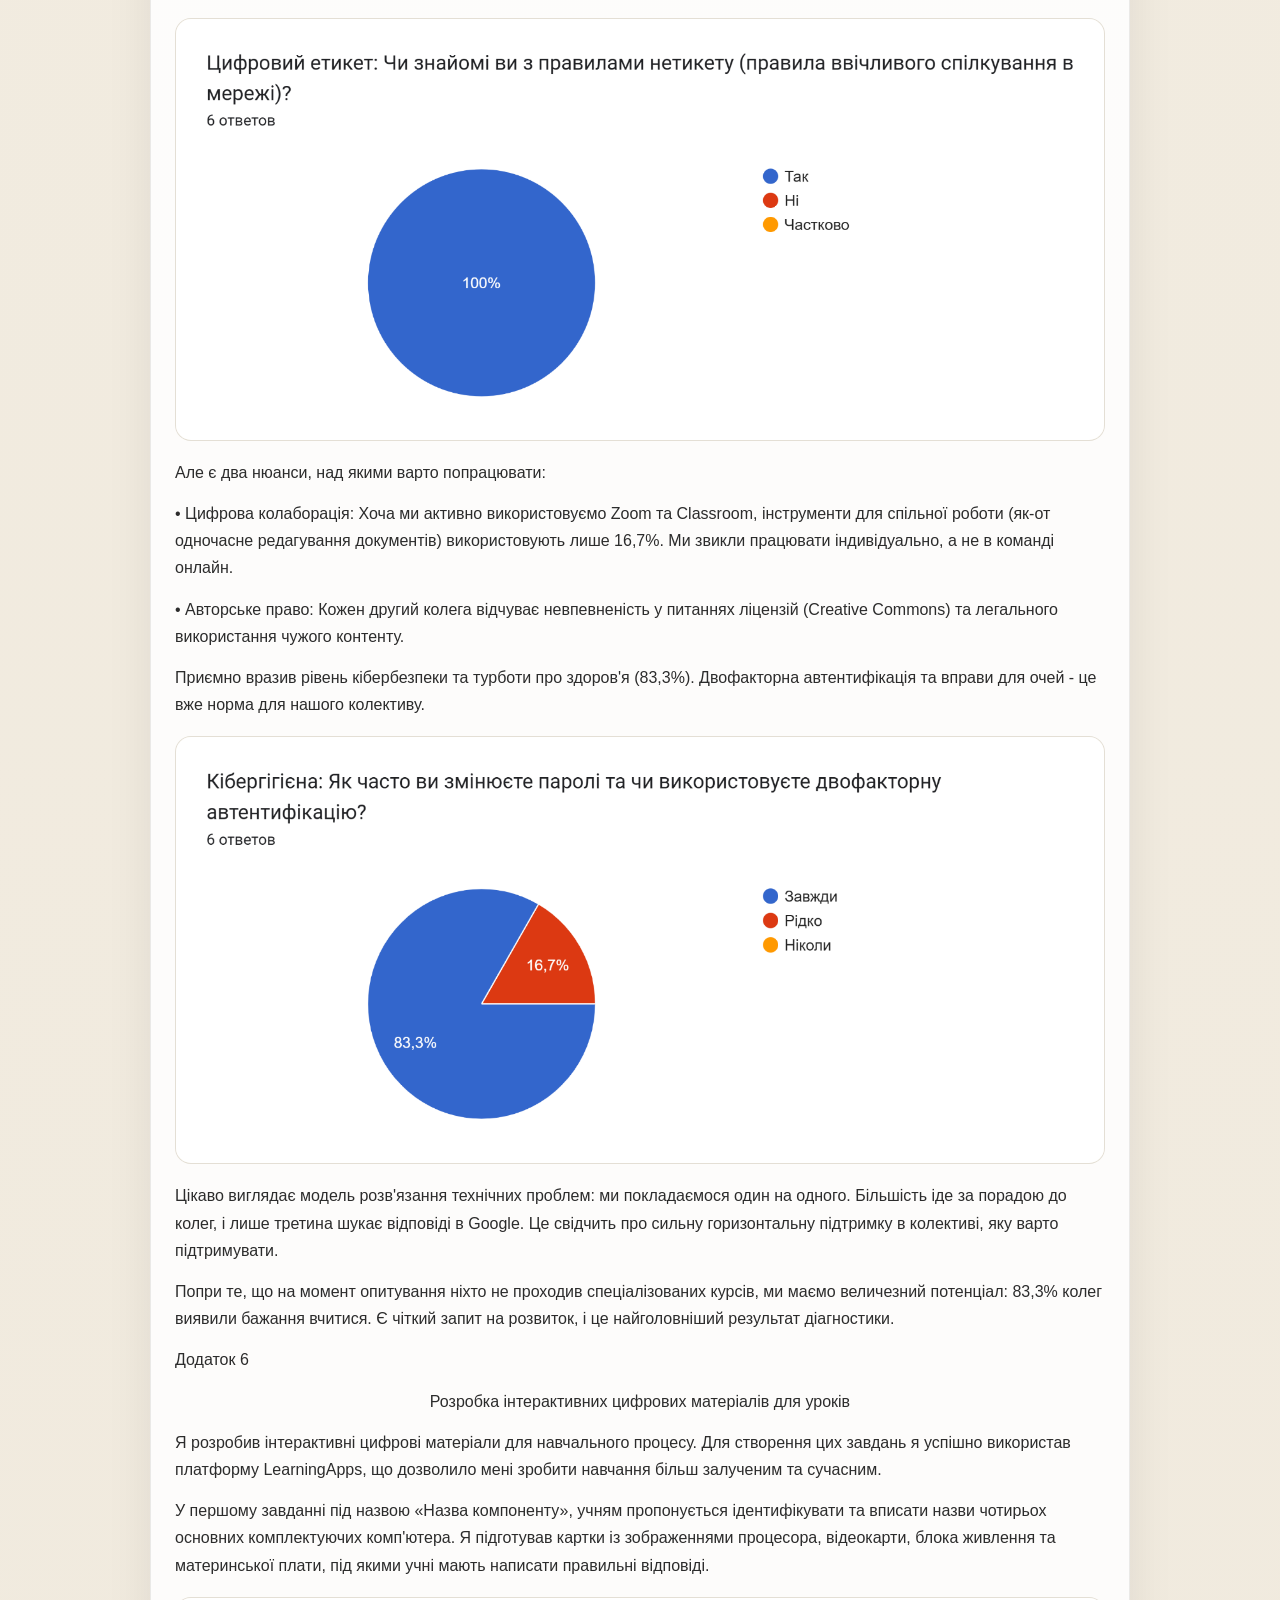
<file: previews/report.html>
﻿<!DOCTYPE html>
<html lang="uk">
<head>
    <meta charset="UTF-8">
    <meta name="viewport" content="width=device-width, initial-scale=1.0">
    <title>Звіт з практики</title>
    <link rel="stylesheet" href="preview.css">
</head>
<body>
    <div class="preview-page">
        <header class="preview-header">
            <p class="preview-eyebrow">Онлайн-перегляд документа</p>
            <h1>Звіт з практики</h1>
            <p class="preview-subtitle">Автоматично згенерований перегляд підсумкового звіту з виробничої практики.</p>
        </header>
        <main class="preview-content">
<p class="is-centered">МІНІСТЕРСТВО ОСВІТИ І НАУКИ УКРАЇНИ</p>
<p class="is-centered">Ізмаїльський державний гуманітарний університет</p>
<p class="is-centered">Кафедра математики, інформатики та інформаційної діяльності<br></p>
<p class="is-centered">ЗВІТ</p>
<p class="is-centered">з проходження виробничої ‎‎(з інтернет-‎технологій і веб‎дизайну в освіті)‎ практики</p>
<p class="is-centered">у Ізмаїльському ліцею &#171;Політехнічний&#187; з гімназією </p>
<p class="is-centered">Ізмаїльського району Одеської області</p>
<p>Термін проходження практики:</p>
<p>23.02.2026 – 22.03.2026 р.</p>
<p>Виконав: Студент 4 курсу&#160;42У групи</p>
<p>Факультету управління, адміністрування та інформаційної діяльності&#160;</p>
<p>Спеціальність: 014.09 Інформатика</p>
<p>Самур Олексій Юрійович</p>
<p>Керівник практики: Абросімов О. Є.</p>
<p><br>Захищено з оцінкою _______________</p>
<p class="is-centered">Ізмаїл – 2026</p>
<p>Практику проходив у Ізмаїльському ліцею &#171;Політехнічний&#187; з гімназією</p>
<p>Ізмаїльського району Одеської області з 23.02.2026 р. по 22.03.2026 р.</p>
<p>В період проходження виробничої (з інтернет-технологій і вебдизайну в освіті) практики виконував такі діяльності:</p>
<p>&#8226; Створив індивідуальний план проходження практики. (додаток 1)</p>
<p>&#8226; Створив паспорт об&#39;єкта практики. (додаток 2)</p>
<p>&#8226; Провів первинний аудит цифрового освітнього середовища закладу а також склав карту цифрових ресурсів закладу освіти. (додаток 3)</p>
<p>&#8226; Склав рекомендацій щодо оптимізації (вдосконалення) цифрової екосистеми закладу. (додаток 4)</p>
<p>&#8226; Розробив опитування для діагностики цифрових компетентностей учасників освітнього процесу, а також провів опитування та зробив його аналіз результатів. (додаток 5)</p>
<p>&#8226; Розробив інтерактивні цифрові матеріали для уроків. (додаток 6)</p>
<p>&#8226; Модернізував освітній цифровий ресурсу за індивідуальним завданням. (додаток 7)</p>
<p>&#8226; Пройшов онлайн-курсі (за тематикою цифрової освіти). (додаток 8)</p>
<p>&#8226;  Наповнив персональне цифрове портфоліо а також провів комплексний самоаналіз результатів практики. (додаток 9)</p>
<p class="is-right">&emsp;<br>Додаток 1</p>
<div class="table-wrap"><table><tr><td><p>№ з/п</p></td><td><p>Назви робіт</p></td><td><p>Термін виконання</p></td></tr><tr><td><p>1</p></td><td><p>Участь у настановній конференції, проходження інструктажів з охорони праці, цифрової безпеки та академічної доброчесності.</p></td><td><p>20.02.2026</p></td></tr><tr><td><p>2</p></td><td><p>Ознайомлення з базою практики. Проведення первинного аудиту цифрового освітнього середовища, формування рекомендацій.</p></td><td><p>23.02.2026–24.02.2026</p></td></tr><tr><td><p>3</p></td><td><p>Консультація з керівником, визначення індивідуального завдання. Розроблення електронної форми опитування.</p></td><td><p>25.02.2026</p></td></tr><tr><td><p>4</p></td><td><p>Формування концепції розробки/модернізації вебресурсу. Розроблення структури цифрового портфоліо.</p></td><td><p>26.02.2026–27.02.2026</p></td></tr><tr><td><p>5</p></td><td><p>Проведення опитування з діагностики цифрових компетентностей та аналіз результатів.</p></td><td><p>02.03.2026–03.03.2026</p></td></tr><tr><td><p>6</p></td><td><p>Розроблення інтерактивних цифрових матеріалів для уроків.</p></td><td><p>04.03.2026–06.03.2026</p></td></tr><tr><td><p>7</p></td><td><p>Розроблення або модернізація освітнього (управлінського) цифрового ресурсу за індивідуальним завданням.</p></td><td><p>02.03.2026–18.03.2026</p></td></tr><tr><td><p>8</p></td><td><p>Участь у вебінарі / онлайн-курсі (за тематикою цифрової освіти).</p></td><td><p>23.02.2026–19.03.2026</p></td></tr><tr><td><p>9</p></td><td><p>Наповнення персонального цифрового портфоліо. Комплексний самоаналіз результатів практики.</p></td><td><p>16.03.2026–19.03.2026</p></td></tr><tr><td><p>10</p></td><td><p>Оформлення індивідуального плану, звіту з практики, підготовка презентації до захисту.</p></td><td><p>20.03.2026</p></td></tr><tr><td><p>11</p></td><td><p>Закінчення практики.</p></td><td><p>22.03.2026</p></td></tr></table></div>
<p>Додаток 2</p>
<p class="is-centered">&emsp;Паспорт об’єкта практики</p>
<p class="is-centered">&emsp;Ізмаїльський ліцей &#171;Політехнічний&#187; з гімназією</p>
<p class="is-centered">&emsp;Ізмаїльського району Одеської області </p>
<figure class="doc-image"><img src="assets/report/image1.jpeg" alt="Зображення з документа"></figure>
<figure class="doc-image"><img src="assets/report/image2.png" alt="Зображення з документа"></figure>
<figure class="doc-image"><img src="assets/report/image3.jpeg" alt="Зображення з документа"></figure>
<p class="is-centered">&emsp;ЗАГАЛЬНІ ВІДОМОСТІ</p>
<p>&emsp;Адреса навчального закладу: 68600, Одеська область, Ізмаїльський район, місто Ізмаїл, проспект Незалежності, 53.</p>
<p>&emsp;Електронна адреса: izm_sh_ipl@i.ua, 23210728@mail.gov.ua</p>
<p>&emsp;Сайт навчального закладу: http://www.ipl.net.ua</p>
<p>&emsp;Директор: Сіраєва Ольга Георгіївна</p>
<p>&emsp;Тел/факс: (04841) 20128</p>
<p>&emsp;Тип закладу: ліцей з гімназією&emsp;</p>
<p>&emsp;Мова навчання: українська</p>
<p>&emsp;Учнів: 336</p>
<p>&emsp;Класів: 18</p>
<figure class="doc-image"><img src="assets/report/image4.png" alt="Зображення з документа"></figure>
<p>&emsp;Педагогічних працівників: 37 (крім того сумісників 1)</p>
<p>&emsp;Технічних працівників: 16</p>
<p>&emsp;Рік забудови: 1992</p>
<p>&emsp;Наявність укриття: Так</p>
<p>&emsp;Площа закладу: 2 350,0 м2</p>
<p>&emsp;Потужність закладу:  учнів 420,  працівників 65,  з них педагогічних 45</p>
<p>&emsp;&emsp;Директор:  Сіраєва Ольга Георгіївна&emsp;</p>
<p>Додаток 3</p>
<p class="is-centered">Технічне оснащення:</p>
<p>Комп’ютерний парк: У кабінеті встановлено 12 робочих місць для учнів та 1 місце вчителя. Використовуються системні блоки на базі процесорів Celeron (2.2–2.5 ГГц) з об&#39;ємом оперативної пам&#39;яті 2 ГБ та монітори Asus серії VW.</p>
<p>Мережеве обладнання: В наявності 2 Wi-Fi роутери, які забезпечують стабільне покриття та бездротовий доступ до мережі Інтернет по всьому кабінету. Стан обладнання - задовільний, швидкість з&#39;єднання відповідає поточним потребам.</p>
<p>Мультимедіа: Кабінет оснащений інтерактивною дошкою. Обладнання перебуває у робочому стані, відкаліброване та готове до використання у навчальному процесі.</p>
<p>Виявлені проблемні місця:</p>
<p>Застаріла апаратна частина: Більшість системних блоків придбані у 2010 році. Об&#39;єм оперативної пам&#39;яті (2 ГБ) та використання застарілих HDD-накопичувачів значно обмежують швидкість роботи сучасних ОС та професійного софту (наприклад, важких графічних редакторів або засобів розробки).</p>
<p>Програмне забезпечення: Через обмежені ресурси заліза існує складність у використанні актуальних версій хмарних сервісів та інтерактивних платформ, що потребують високої потужності браузера.</p>
<p>Цифровізація предметних кабінетів:</p>
<p>У&#160;закладі&#160;успішно&#160;впроваджуються&#160;технології&#160;візуалізації:&#160;6&#160;кабінетів загальноосвітніх&#160;дисциплін&#160;(математика,&#160;історія&#160;тощо)&#160;оснащені інтерактивними дошками. Це створює умови для міжпредметної інтеграції цифрових ресурсів, створених під час практики.</p>
<p>Адміністративний та допоміжний сектори:</p>
<p>Бібліотека: Наявне 1 робоче місце з комп&#39;ютером, що забезпечує доступ до електронних каталогів та освітніх ресурсів для самостійної роботи учнів.</p>
<p>Бухгалтерія: 2 робочих місця, обладнані окремим Wi-Fi роутером для стабільного функціонування внутрішніх мереж та подання звітності.</p>
<p>Загальна кількісна характеристика цифрової техніки закладу</p>
<div class="table-wrap"><table><tr><td><p>Тип обладнання</p></td><td><p>Кількість (шт.)</p></td><td><p>Локалізація та стан</p></td></tr><tr><td><p>Комп’ютери Системні блоки</p></td><td><p>28</p></td><td><p>13 - у Каб. №11 (Celeron), 12 - у Каб. №12 (Athlon), 2 - у Бухгалтерії, 1 - у Бібліотеці.</p></td></tr><tr><td><p>Інтерактивні дошки</p></td><td><p>7</p></td><td><p>Каб. №11 та 6 - у навчальних кабінетах загального циклу. Стан - робочий.</p></td></tr><tr><td><p>Wi-Fi роутери</p></td><td><p>3</p></td><td><p>2 одиниці - у Каб. №11 (забезпечують зону покриття інформатики) та 1 - у Бухгалтерії.</p></td></tr><tr><td><p>Монітори</p></td><td><p>28+</p></td><td><p>Переважно&#160;серії&#160;Asus&#160;VW&#160;та&#160;аналоги, згідно&#160;з&#160;інвентаризаційними відомостями.</p></td></tr></table></div>
<figure class="doc-image"><img src="assets/report/image5.jpeg" alt="Зображення з документа"></figure>
<figure class="doc-image"><img src="assets/report/image6.png" alt="Зображення з документа"></figure>
<figure class="doc-image"><img src="assets/report/image7.png" alt="Зображення з документа"></figure>
<p>Додаток 4</p>
<p class="is-centered">Рекомендації щодо модернізації та розвитку цифрового середовища</p>
<p>Технічна модернізація (Hardware)</p>
<p>Пріоритет №1 (Кабінет №11): Здійснити апгрейд оперативної пам&#39;яті з 2 ГБ до 8 ГБ у системних блоках Celeron. Це критично для стабільної роботи сучасних браузерів та Google-сервісів.</p>
<p>Заміна накопичувачів: Поступово замінити застарілі HDD на SSD-диски (навіть мінімального об&#39;єму 120-240 ГБ). Це пришвидшить завантаження системи в 5 –10 разів і &#171;оживить&#187; старі комп&#39;ютери.</p>
<p>Перерозподіл ресурсів: Оскільки в Кабінеті №2 стоять потужніші Athlon (8 ГБ RAM), рекомендується перенести туди частину занять, що потребують роботи з відеомонтажем, 3D-моделюванням або складним програмуванням.</p>
<p>Методичне вдосконалення (Software &amp; Process)</p>
<p>Впровадження BYOD (Bring Your Own Device): Оскільки в кабінеті №11 є&#160;2&#160;робочих&#160;роутери,&#160;можна&#160;дозволити&#160;учням&#160;використовувати&#160;власні смартфони/планшети&#160;для&#160;швидких&#160;опитувань&#160;(Kahoot,&#160;Mentimeter),&#160;щоб&#160;не перевантажувати слабкі ПК.</p>
<p>Хмарна орієнтація: Максимально перенести навчальний процес у Google Workspace для освіти. Робота в хмарі знімає навантаження з процесорів (Celeron), оскільки основні обчислення відбуваються на серверах Google.</p>
<p>Використання&#160;мультимедіа:&#160;Активізувати&#160;використання&#160;6 інтерактивних дошок у предметних кабінетах. Рекомендується провести для вчителів-предметників майстер-клас із використання інструментів (наприклад, Canva або Miro) безпосередньо на цих дошках.</p>
<p>Організаційні заходи</p>
<p>Єдиний цифровий реєстр: Створити хмарну таблицю моніторингу стану техніки(на&#160;основі&#160;інвентаризаційної&#160;відомості),&#160;де&#160;вчителі&#160;зможуть&#160;оперативно&#160;відмічати несправності периферії (мишки, клавіатури).</p>
<p>Кібербезпека: Враховуючи наявність роутерів у бібліотеці та бухгалтерії, необхідно налаштувати роздільні мережі (VLAN) для адміністративних потреб та загального користування учнями.</p>
<p>Додаток 5</p>
<p class="is-centered">АНАЛІТИЧНА ДОВІДКА</p>
<p>Аналітичний звіт за результатами оцінювання цифрових навичок педагогів</p>
<p>Цей аналіз базується на результатах діагностики цифрових компетенцій наших працівників. Метою було не просто виставити бали, а зрозуміти, де ми впевнено стоїмо на ногах, а де нам потрібна підтримка для ефективнішої роботи в онлайн-середовищі. </p>
<figure class="doc-image"><img src="assets/report/image8.png" alt="Зображення з документа"></figure>
<p>Основу нашої вибірки (понад 66%) становлять досвідчені педагоги. Це люди з вагомим стажем (переважно близько 10 років),  що свідчить про сформований професійний підхід, але водночас ставить питання про необхідність адаптації до нових технологій.</p>
<p>Щодо інструментарію, то &#171;класика&#187; залишається в пріоритеті: 83,3% працюють за комп’ютерами або ноутбуками. Смартфони сприймаються як допоміжний засіб лише половиною колег, а планшети взагалі не розглядаються як робочий інструмент. Це важливо враховувати при плануванні подальшого навчання - орієнтуватися варто саме на десктопні версії сервісів. </p>
<figure class="doc-image"><img src="assets/report/image9.png" alt="Зображення з документа"></figure>
<p>Ми маємо чудовий показник у роботі з хмарними технологіями. Дві третини колективу (66,7%) активно використовують Google Drive чи OneDrive. Це означає, що ера &#171;флешок&#187; поступово минає, а культура зберігання даних стає сучасною. </p>
<figure class="doc-image"><img src="assets/report/image10.png" alt="Зображення з документа"></figure>
<figure class="doc-image"><img src="assets/report/image11.png" alt="Зображення з документа"></figure>
<p>Проте ми виявили &#171;зону ризику&#187;: критичне оцінювання інформації. Здатність розрізняти фейки та перевіряти джерела у респондентів дуже різна - від повної впевненості до серйозних труднощів. В епоху інформаційних війн це той напрямок, який потребує негайної уваги та навчання фактчекінгу.</p>
<p>У питанні етики ми маємо ідеальний результат - 100% розуміння етикету. Педагоги чітко знають, як поводитися в цифровій мережі. Також половина опитаних є &#171;майстрами контенту&#187;, які на високому рівні створюють презентації та&#160;відео. </p>
<figure class="doc-image"><img src="assets/report/image12.png" alt="Зображення з документа"></figure>
<p>Але є два нюанси, над якими варто попрацювати:</p>
<p>&#8226; Цифрова колаборація: Хоча ми активно використовуємо Zoom та Classroom, інструменти для спільної роботи (як-от одночасне редагування документів) використовують лише 16,7%. Ми звикли працювати індивідуально, а не в команді онлайн.</p>
<p>&#8226; Авторське право: Кожен другий колега відчуває невпевненість у питаннях ліцензій (Creative Commons) та легального використання чужого контенту.</p>
<p>Приємно вразив рівень кібербезпеки та турботи про здоров&#39;я (83,3%). Двофакторна автентифікація та вправи для очей - це вже норма для нашого колективу.</p>
<figure class="doc-image"><img src="assets/report/image13.png" alt="Зображення з документа"></figure>
<p>Цікаво виглядає модель розв&#39;язання технічних проблем: ми покладаємося один на одного. Більшість іде за порадою до колег, і лише третина шукає відповіді в Google. Це свідчить про сильну горизонтальну підтримку в колективі, яку варто підтримувати.</p>
<p>Попри те, що на момент опитування ніхто не проходив спеціалізованих курсів, ми маємо величезний потенціал: 83,3% колег виявили бажання вчитися. Є чіткий запит на розвиток, і це найголовніший результат діагностики.</p>
<p>Додаток 6</p>
<p class="is-centered">Розробка інтерактивних цифрових матеріалів для уроків</p>
<p>Я розробив інтерактивні цифрові матеріали для навчального процесу. Для створення цих завдань я успішно використав платформу LearningApps, що дозволило мені зробити навчання більш залученим та сучасним.</p>
<p>У першому завданні під назвою &#171;Назва компоненту&#187;, учням пропонується ідентифікувати та вписати назви чотирьох основних комплектуючих комп&#39;ютера. Я підготував картки із зображеннями процесора, відеокарти, блока живлення та материнської плати, під якими учні мають написати правильні відповіді. </p>
<figure class="doc-image"><img src="assets/report/image14.png" alt="Зображення з документа"></figure>
<p>У другому завданні під назвою &#171;ЕОМ&#187;, я створив інтерактивну шкалу часу. Завдання учнів полягає в тому, щоб вибрати історичну ЕОМ та перетягнути її зображення на відповідний рік її створення на таймлайні, тим самим правильно розмістивши її в хронологічному порядку. </p>
<figure class="doc-image"><img src="assets/report/image15.png" alt="Зображення з документа"></figure>
<p>Це наочний приклад того, як я впровадив сучасні цифрові інструменти в освітній процес.</p>
<p>Додаток 7</p>
<p class="is-centered">Модернізція освітнього цифрового ресурсу за індивідуальним завданням</p>
<p>Під час консультації з керівником практики від університету, на було запропоновано індивідуальне завдання щодо модернізації освітнього веб-ресурсу‎. Для того, щоб процес модернізації освітнього цифрового ресурсу був максимально ефективним, ми вирішили розподілити обов&#39;язки всередині нашої команди. Робота була розділена на три ключові напрямки, кожен з яких мав свою зону відповідальності, що відображено в нашій робочій таблиці.</p>
<p>Я взяв на себе роль UI/UX Дизайнера та Frontend-розробника. Моя робота була зосереджена на технічному втіленні візуальної концепції та забезпеченні зручності користування сайтом. Основні завдання, які я виконав:</p>
<p>&#8226; Розробка структури та стилю: Я працював над HTML-каркасом та CSS-стилізацією сторінок.</p>
<p>&#8226; Адаптивність: Створив верстку, яка коректно відображається як на комп&#39;ютерах, так і на мобільних пристроях.</p>
<p>&#8226; Функціональні елементи: Я розробив навігаційне меню, стилізував таблицю розкладу (schedule.html) та створив зручні картки для розділу з викладачами.</p>
<p>Інші учасники команди відповідали за такі напрямки.</p>
<p>&#8226; Контент-менеджер та Копірайтер: займався наповненням сайту. Він готував тексти для розділів, структурував розклад занять та оптимізував графічний контент, щоб сайт завантажувався швидше.</p>
<p>&#8226; Веб-майстер та Тестувальник: забезпечував технічну стабільність. Його робота полягала у розгортанні сайту на хостингу GitHub Pages, налаштуванні внутрішньої навігації (якорів типу #top) та фінальній перевірці роботи ресурсу на різних гаджетах.</p>
<p>Завдяки такому чіткому розподілу ролей нам вдалося не просто оновити дизайн, а створити цілісний, зручний та технічно справний інструмент для нашого закладу.</p>
<p>. </p>
<figure class="doc-image"><img src="assets/report/image16.png" alt="Зображення з документа"></figure>
<figure class="doc-image"><img src="assets/report/image17.png" alt="Зображення з документа"></figure>
<p>Чинний сайт:</p>
<figure class="doc-image"><img src="assets/report/image18.png" alt="Зображення з документа"></figure>
<p><br>Додаток 8</p>
<p>Під час практики пройшов онлайн-курсі (за тематикою цифрової освіти).</p>
<figure class="doc-image"><img src="assets/report/image19.png" alt="Зображення з документа"></figure>
        </main>
    </div>
</body>
</html>
</file>
<file: styles.css>
:root {
    --bg: #f5f3ee;
    --surface: rgba(255, 255, 255, 0.78);
    --surface-strong: #ffffff;
    --text: #171717;
    --muted: #5d5d5d;
    --line: rgba(23, 23, 23, 0.1);
    --accent: #111111;
    --accent-soft: #ece8df;
    --shadow: 0 22px 60px rgba(24, 24, 24, 0.08);
}

* {
    box-sizing: border-box;
}

html {
    scroll-behavior: smooth;
}

body {
    margin: 0;
    font-family: "Manrope", sans-serif;
    color: var(--text);
    background:
        radial-gradient(circle at top left, rgba(255, 255, 255, 0.95), transparent 34%),
        linear-gradient(160deg, #f7f5f0 0%, #efeae0 100%);
    min-height: 100vh;
    overflow-x: hidden;
}

a {
    color: inherit;
    text-decoration: none;
}

.page-shell {
    width: min(1120px, calc(100% - 24px));
    margin: 0 auto;
    padding: clamp(12px, 3vw, 28px) 0 clamp(28px, 5vw, 56px);
}

.hero,
.section {
    background: var(--surface);
    backdrop-filter: blur(18px);
    border: 1px solid rgba(255, 255, 255, 0.55);
    border-radius: clamp(20px, 3vw, 28px);
    box-shadow: var(--shadow);
}

.hero {
    padding: clamp(22px, 4vw, 36px);
}

.eyebrow,
.section-label,
.card-label,
.document-type,
.document-size,
.focus-number {
    letter-spacing: 0.12em;
    text-transform: uppercase;
    font-size: 0.76rem;
}

.eyebrow,
.section-label,
.card-label,
.document-size,
.focus-number {
    color: var(--muted);
}

.hero-layout {
    display: grid;
    grid-template-columns: minmax(0, 1.8fr) minmax(280px, 0.9fr);
    gap: clamp(18px, 2.8vw, 24px);
    align-items: stretch;
}

.hero-name {
    margin: 0 0 12px;
    font-size: 0.95rem;
    font-weight: 700;
    letter-spacing: 0.08em;
    text-transform: uppercase;
    color: var(--muted);
}

.hero-copy h1,
.section-heading h2 {
    margin: 0;
    line-height: 1.05;
    font-weight: 800;
    letter-spacing: -0.04em;
}

.hero-copy h1 {
    font-size: clamp(1.9rem, 3.6vw, 3.1rem);
    max-width: 10ch;
}

.hero-text {
    margin: 18px 0 0;
    max-width: 560px;
    color: var(--muted);
    font-size: clamp(0.96rem, 1.15vw, 1.02rem);
    line-height: 1.68;
}

.hero-actions {
    display: flex;
    flex-wrap: wrap;
    gap: 14px;
    margin-top: 28px;
}

.button {
    display: inline-flex;
    align-items: center;
    justify-content: center;
    min-height: 48px;
    padding: 0 22px;
    border-radius: 999px;
    font-weight: 700;
    text-align: center;
    transition: transform 0.2s ease, background-color 0.2s ease, color 0.2s ease;
}

.button:hover,
.button:focus-visible,
.document-actions a:hover,
.document-actions a:focus-visible {
    transform: translateY(-2px);
}

.button-dark {
    background: var(--accent);
    color: #f8f5ef;
}

.button-light {
    background: rgba(255, 255, 255, 0.7);
    border: 1px solid var(--line);
}

.hero-card,
.about-card,
.focus-card,
.document-card {
    background: var(--surface-strong);
    border: 1px solid var(--line);
    border-radius: 24px;
    min-width: 0;
}

.hero-card {
    padding: 26px;
    display: flex;
    flex-direction: column;
    justify-content: space-between;
    background:
        linear-gradient(180deg, rgba(255, 255, 255, 0.98) 0%, rgba(242, 238, 228, 0.96) 100%);
}

.hero-photo-wrap {
    margin: 0 0 18px;
}

.hero-photo {
    display: block;
    width: 100%;
    aspect-ratio: 1 / 1;
    object-fit: cover;
    object-position: center;
    border-radius: 22px;
    border: 1px solid rgba(17, 17, 17, 0.08);
    box-shadow: 0 16px 36px rgba(16, 16, 16, 0.08);
    background: #ebe6dc;
}

.hero-card h2 {
    margin: 16px 0 0;
    font-size: 1.4rem;
    letter-spacing: -0.03em;
}

.hero-role {
    margin: 10px 0 0;
    color: var(--muted);
    font-size: 0.98rem;
    line-height: 1.5;
}

.facts {
    margin: 28px 0 0;
    padding: 0;
    list-style: none;
    display: grid;
    gap: 12px;
}

.facts li {
    padding: 14px 16px;
    border-radius: 16px;
    background: rgba(17, 17, 17, 0.04);
    line-height: 1.5;
}

.section {
    margin-top: 22px;
    padding: clamp(22px, 4vw, 34px);
}

.section-heading {
    margin-bottom: 22px;
}

.section-heading h2 {
    font-size: clamp(1.8rem, 4vw, 3rem);
    max-width: 22ch;
}

.about-grid,
.focus-grid,
.documents-grid,
.viewer-stack {
    display: grid;
    gap: 18px;
}

.about-grid {
    grid-template-columns: repeat(3, minmax(0, 1fr));
}

.focus-grid {
    grid-template-columns: repeat(3, minmax(0, 1fr));
}

.documents-grid {
    grid-template-columns: repeat(3, minmax(0, 1fr));
}

.about-card,
.focus-card,
.document-card {
    padding: 24px;
}

.about-card h3,
.focus-card h3,
.document-card h3 {
    margin: 0 0 12px;
    font-size: 1.2rem;
    letter-spacing: -0.03em;
}

.about-card p,
.focus-card p,
.document-card p {
    margin: 0;
    color: var(--muted);
    line-height: 1.7;
}

.document-name {
    font-size: 0.92rem;
    color: var(--text);
    word-break: break-word;
    overflow-wrap: anywhere;
}

.focus-card {
    position: relative;
    overflow: hidden;
}

.focus-card::after {
    content: "";
    position: absolute;
    inset: auto -32px -32px auto;
    width: 120px;
    height: 120px;
    border-radius: 50%;
    background: rgba(17, 17, 17, 0.04);
}

.focus-number {
    display: inline-block;
    margin-bottom: 16px;
}

.document-card {
    display: flex;
    flex-direction: column;
    justify-content: space-between;
    gap: 20px;
}

.viewer-stack {
    grid-template-columns: 1fr;
}

.viewer-card {
    padding: 24px;
    background: var(--surface-strong);
    border: 1px solid var(--line);
    border-radius: 24px;
    scroll-margin-top: 22px;
}

.viewer-head {
    display: flex;
    align-items: center;
    justify-content: space-between;
    gap: 18px;
    margin-bottom: 18px;
}

.viewer-copy h3,
.viewer-label {
    margin: 0;
}

.viewer-label {
    margin-bottom: 8px;
    font-size: 0.76rem;
    letter-spacing: 0.12em;
    text-transform: uppercase;
    color: var(--muted);
}

.viewer-copy h3 {
    font-size: 1.25rem;
    letter-spacing: -0.03em;
}

.viewer-links {
    display: flex;
    flex-wrap: wrap;
    gap: 10px;
}

.viewer-links a {
    min-height: 42px;
    padding: 0 16px;
    display: inline-flex;
    align-items: center;
    justify-content: center;
    border-radius: 999px;
    border: 1px solid var(--line);
    background: rgba(17, 17, 17, 0.03);
    font-weight: 700;
    text-align: center;
    transition: transform 0.2s ease, background-color 0.2s ease;
}

.viewer-links a:hover,
.viewer-links a:focus-visible {
    transform: translateY(-2px);
}

.viewer-links a:first-child {
    background: var(--accent);
    color: #f8f5ef;
}

.pdf-frame {
    width: 100%;
    height: 760px;
    border: 1px solid var(--line);
    border-radius: 18px;
    background: #f4efe5;
}

.document-top {
    display: flex;
    align-items: center;
    justify-content: space-between;
    flex-wrap: wrap;
    gap: 16px;
}

.document-type {
    display: inline-flex;
    align-items: center;
    justify-content: center;
    min-width: 64px;
    min-height: 34px;
    padding: 0 12px;
    border-radius: 999px;
    background: var(--accent-soft);
    color: var(--accent);
    font-weight: 800;
}

.document-actions {
    display: flex;
    gap: 10px;
    margin-top: auto;
}

.document-actions a {
    flex: 1;
    min-height: 44px;
    display: inline-flex;
    align-items: center;
    justify-content: center;
    padding: 0 14px;
    border-radius: 14px;
    border: 1px solid var(--line);
    background: rgba(17, 17, 17, 0.03);
    font-weight: 700;
    text-align: center;
    color: inherit;
    transition: transform 0.2s ease, background-color 0.2s ease;
}

.document-actions > :first-child {
    background: var(--accent);
    color: #f8f5ef;
}

@media (max-width: 1120px) {
    .hero-layout {
        grid-template-columns: minmax(0, 1.35fr) minmax(260px, 0.95fr);
    }

    .about-grid,
    .focus-grid {
        grid-template-columns: repeat(2, minmax(0, 1fr));
    }

    .documents-grid {
        grid-template-columns: repeat(2, minmax(0, 1fr));
    }
}

@media (max-width: 960px) {
    .hero-layout {
        grid-template-columns: 1fr;
    }

    .hero-copy h1,
    .section-heading h2 {
        max-width: none;
    }

    .hero-card {
        max-width: none;
    }
}

@media (max-width: 760px) {
    .about-grid,
    .focus-grid,
    .documents-grid {
        grid-template-columns: 1fr;
    }

    .hero-text {
        line-height: 1.65;
    }

    .viewer-head {
        flex-direction: column;
        align-items: stretch;
    }

    .viewer-links {
        width: 100%;
    }

    .viewer-links a {
        flex: 1;
    }

    .pdf-frame {
        height: 620px;
    }
}

@media (max-width: 640px) {
    .page-shell {
        width: min(100% - 16px, 1120px);
    }

    .eyebrow,
    .section-label,
    .card-label,
    .document-type,
    .document-size,
    .focus-number {
        font-size: 0.7rem;
    }

    .hero,
    .section {
        padding: 20px;
        border-radius: 22px;
    }

    .hero-card,
    .about-card,
    .focus-card,
    .document-card,
    .viewer-card {
        padding: 18px;
        border-radius: 20px;
    }

    .hero-actions,
    .document-actions {
        flex-direction: column;
    }

    .hero-actions .button,
    .document-actions a {
        width: 100%;
    }

    .viewer-links {
        flex-direction: column;
    }

    .viewer-links a {
        width: 100%;
    }

    .hero-copy h1 {
        font-size: clamp(1.7rem, 7.5vw, 2.35rem);
        line-height: 1.02;
    }

    .section-heading {
        margin-bottom: 18px;
    }

    .section-heading h2 {
        font-size: clamp(1.5rem, 7vw, 2.2rem);
    }

    .hero-text,
    .about-card p,
    .focus-card p,
    .document-card p {
        font-size: 0.95rem;
        line-height: 1.6;
    }

    .hero-name {
        font-size: 0.8rem;
        margin-bottom: 10px;
    }

    .hero-card h2,
    .about-card h3,
    .focus-card h3,
    .document-card h3,
    .viewer-copy h3 {
        font-size: 1.08rem;
    }

    .hero-photo {
        border-radius: 18px;
    }

    .hero-role {
        font-size: 0.92rem;
    }

    .facts {
        margin-top: 20px;
        gap: 10px;
    }

    .facts li {
        padding: 12px 14px;
    }

    .focus-card::after {
        width: 84px;
        height: 84px;
        inset: auto -18px -18px auto;
    }
}

@media (max-width: 420px) {
    .page-shell {
        width: min(100% - 12px, 1120px);
    }

    .hero,
    .section {
        padding: 16px;
        border-radius: 18px;
    }

    .hero-card,
    .about-card,
    .focus-card,
    .document-card,
    .viewer-card {
        padding: 16px;
        border-radius: 18px;
    }

    .hero-text,
    .about-card p,
    .focus-card p,
    .document-card p,
    .document-name {
        font-size: 0.9rem;
    }

    .hero-name {
        font-size: 0.76rem;
    }

    .button,
    .document-actions a {
        min-height: 42px;
        padding: 10px 14px;
        font-size: 0.95rem;
    }

    .viewer-links a {
        min-height: 42px;
        padding: 10px 14px;
        font-size: 0.95rem;
    }

    .pdf-frame {
        height: 460px;
        border-radius: 14px;
    }

    .hero-photo {
        border-radius: 16px;
    }
}

@media (max-height: 760px) and (min-width: 761px) {
    .page-shell {
        padding-top: 12px;
        padding-bottom: 24px;
    }

    .hero,
    .section {
        padding-top: 24px;
        padding-bottom: 24px;
    }
}
</file>
<file: previews/preview.css>
* {
    box-sizing: border-box;
}

html,
body {
    margin: 0;
    padding: 0;
}

body {
    font-family: "Manrope", "Segoe UI", sans-serif;
    color: #1b1b1b;
    background:
        radial-gradient(circle at top left, rgba(255, 255, 255, 0.92), transparent 30%),
        linear-gradient(180deg, #f6f2e9 0%, #efe8db 100%);
}

.preview-page {
    width: min(980px, calc(100% - 24px));
    margin: 0 auto;
    padding: 24px 0 40px;
}

.preview-header,
.preview-content {
    background: rgba(255, 255, 255, 0.86);
    border: 1px solid rgba(0, 0, 0, 0.08);
    border-radius: 24px;
    box-shadow: 0 18px 48px rgba(16, 16, 16, 0.08);
}

.preview-header {
    padding: 24px;
}

.preview-eyebrow {
    margin: 0 0 12px;
    font-size: 0.8rem;
    font-weight: 700;
    letter-spacing: 0.12em;
    text-transform: uppercase;
    color: #6a6a6a;
}

.preview-header h1 {
    margin: 0;
    font-size: clamp(1.6rem, 3vw, 2.4rem);
    line-height: 1.08;
    letter-spacing: -0.04em;
}

.preview-subtitle {
    margin: 14px 0 0;
    color: #5e5e5e;
    line-height: 1.65;
}

.preview-content {
    margin-top: 16px;
    padding: 24px;
}

.preview-content h1,
.preview-content h2,
.preview-content h3,
.preview-content h4,
.preview-content p {
    margin: 0 0 14px;
}

.preview-content h1,
.preview-content h2,
.preview-content h3,
.preview-content h4 {
    line-height: 1.2;
    letter-spacing: -0.03em;
}

.preview-content h1 {
    font-size: 1.7rem;
}

.preview-content h2 {
    font-size: 1.35rem;
}

.preview-content h3 {
    font-size: 1.15rem;
}

.preview-content h4 {
    font-size: 1rem;
}

.preview-content p {
    line-height: 1.7;
    color: #2c2c2c;
}

.preview-content .is-centered {
    text-align: center;
}

.preview-content .is-right {
    text-align: right;
}

.table-wrap {
    width: 100%;
    overflow-x: auto;
    margin: 18px 0;
}

table {
    width: 100%;
    border-collapse: collapse;
    min-width: 520px;
}

td {
    vertical-align: top;
    border: 1px solid rgba(0, 0, 0, 0.14);
    padding: 12px 14px;
    line-height: 1.6;
    background: rgba(255, 255, 255, 0.88);
}

td p:last-child {
    margin-bottom: 0;
}

.doc-image {
    margin: 18px 0;
}

.doc-image img {
    display: block;
    width: 100%;
    height: auto;
    border-radius: 16px;
    border: 1px solid rgba(0, 0, 0, 0.08);
    background: #f7f2e7;
}

@media (max-width: 640px) {
    .preview-page {
        width: min(100% - 12px, 980px);
        padding: 12px 0 24px;
    }

    .preview-header,
    .preview-content {
        border-radius: 18px;
        padding: 16px;
    }

    .preview-content p,
    .preview-subtitle {
        font-size: 0.95rem;
        line-height: 1.6;
    }
}
</file>
